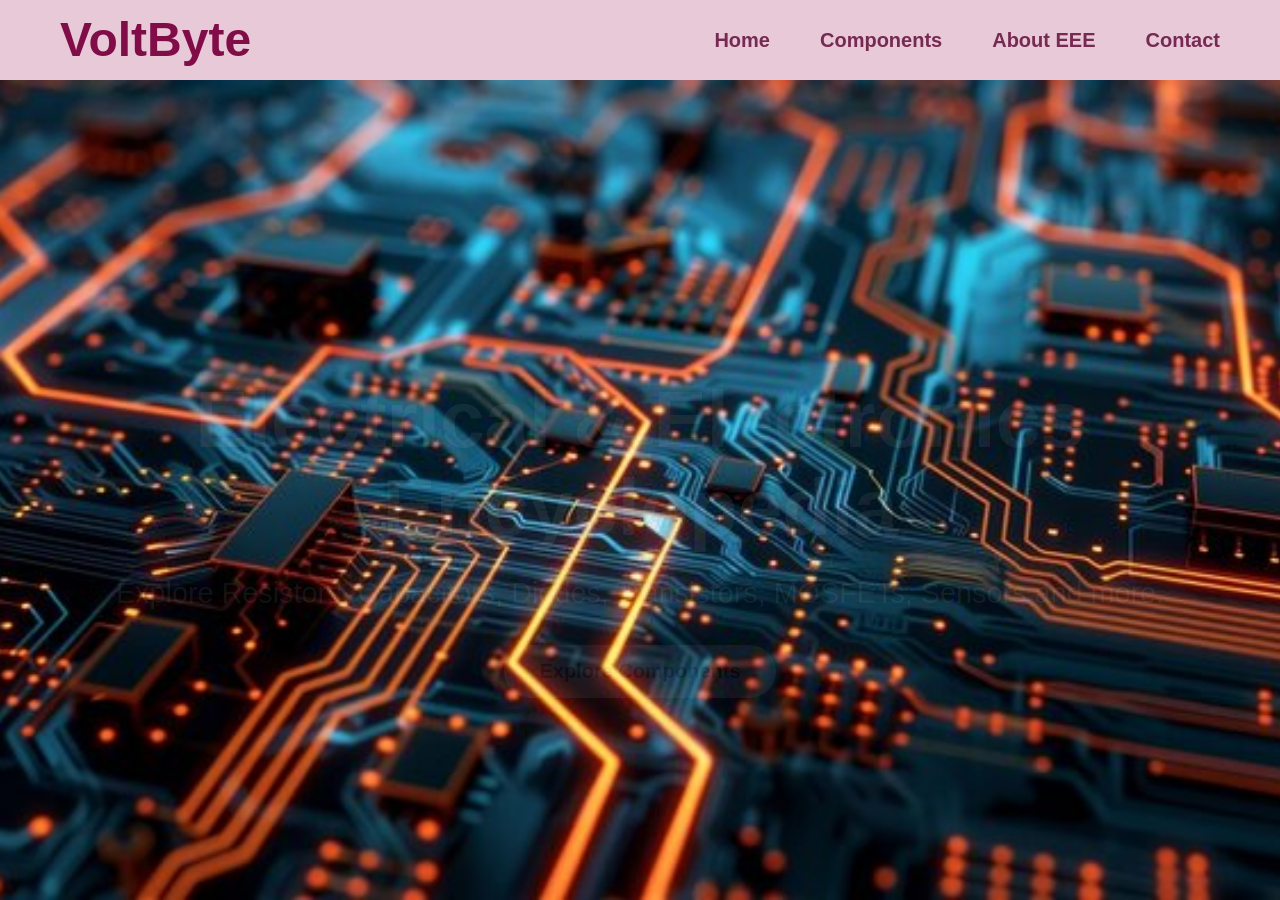
<file: index.html>
<!DOCTYPE html>
<html>
<head>
    <meta http-equiv="refresh" content="0; url=components/index.html">
    <title>Redirecting...</title>
</head>
<body>
    <p>If you are not redirected automatically, follow this <a href="components/index.html">link to VoltByte</a>.</p>
</body>
</html>
</file>
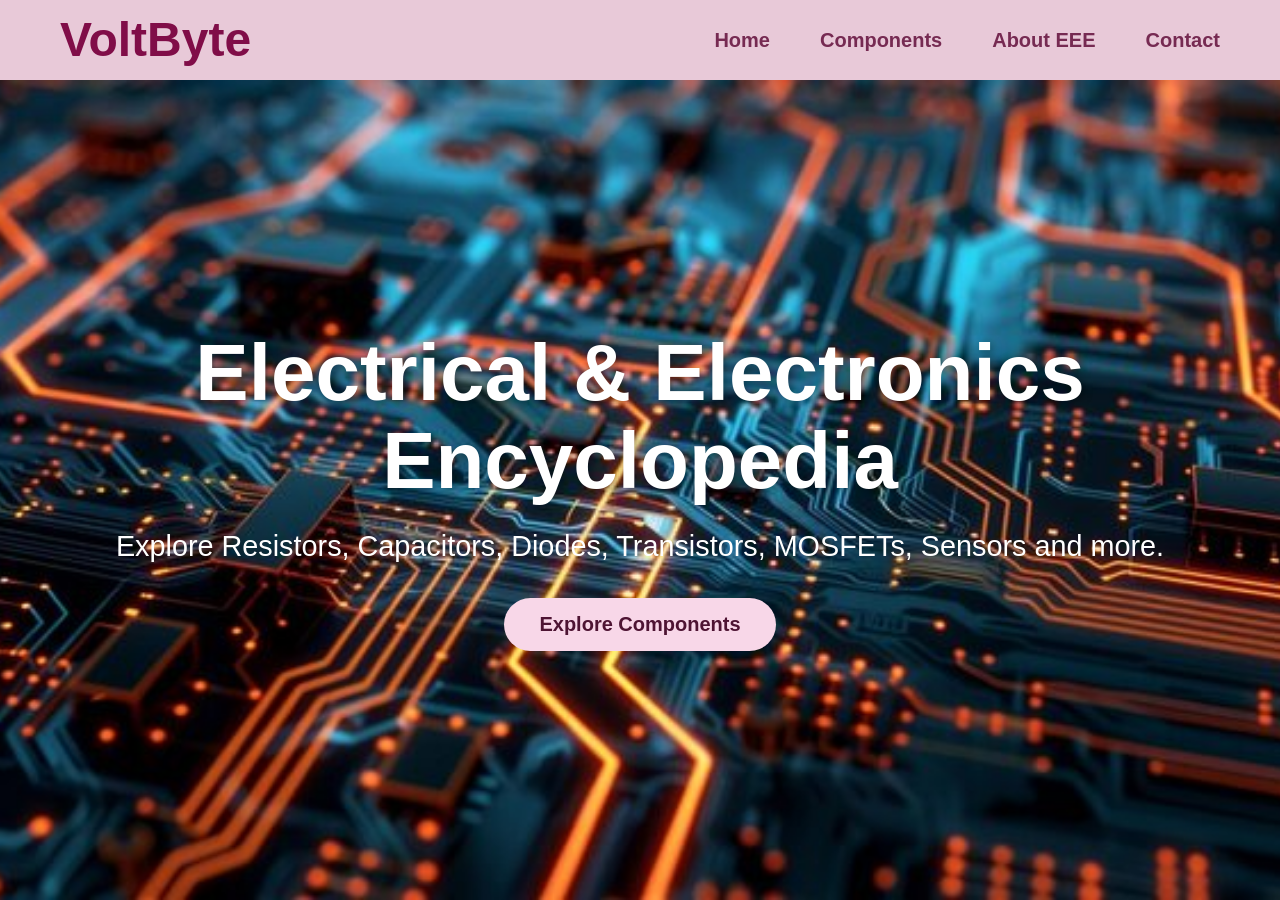
<file: components/index.html>
<!DOCTYPE html>
<html lang="en">
<head>
<meta charset="UTF-8">
<meta name="viewport" content="width=device-width, initial-scale=1.0">
<title>EEE Component Hub</title>
<link rel="stylesheet" href="style.css">
</head>
<body class="home-page"></body>

<nav>
    <div class="logo">VoltByte</div>

    <ul>
        <li><a href="index.html">Home</a></li>
        <li><a href="components.html">Components</a></li>
        <li><a href="about-eee.html">About EEE</a></li>
        <li><a href="contact.html">Contact</a></li>
    </ul>
</nav>

<section class="hero">

    <div class="overlay">

        <h1>Electrical & Electronics Encyclopedia</h1>

        <p>
            Explore Resistors, Capacitors, Diodes,
            Transistors, MOSFETs, Sensors and more.
        </p>

        <a href="components.html">
            <button>Explore Components</button>
        </a>


</section>
</body>
</html>
</file>
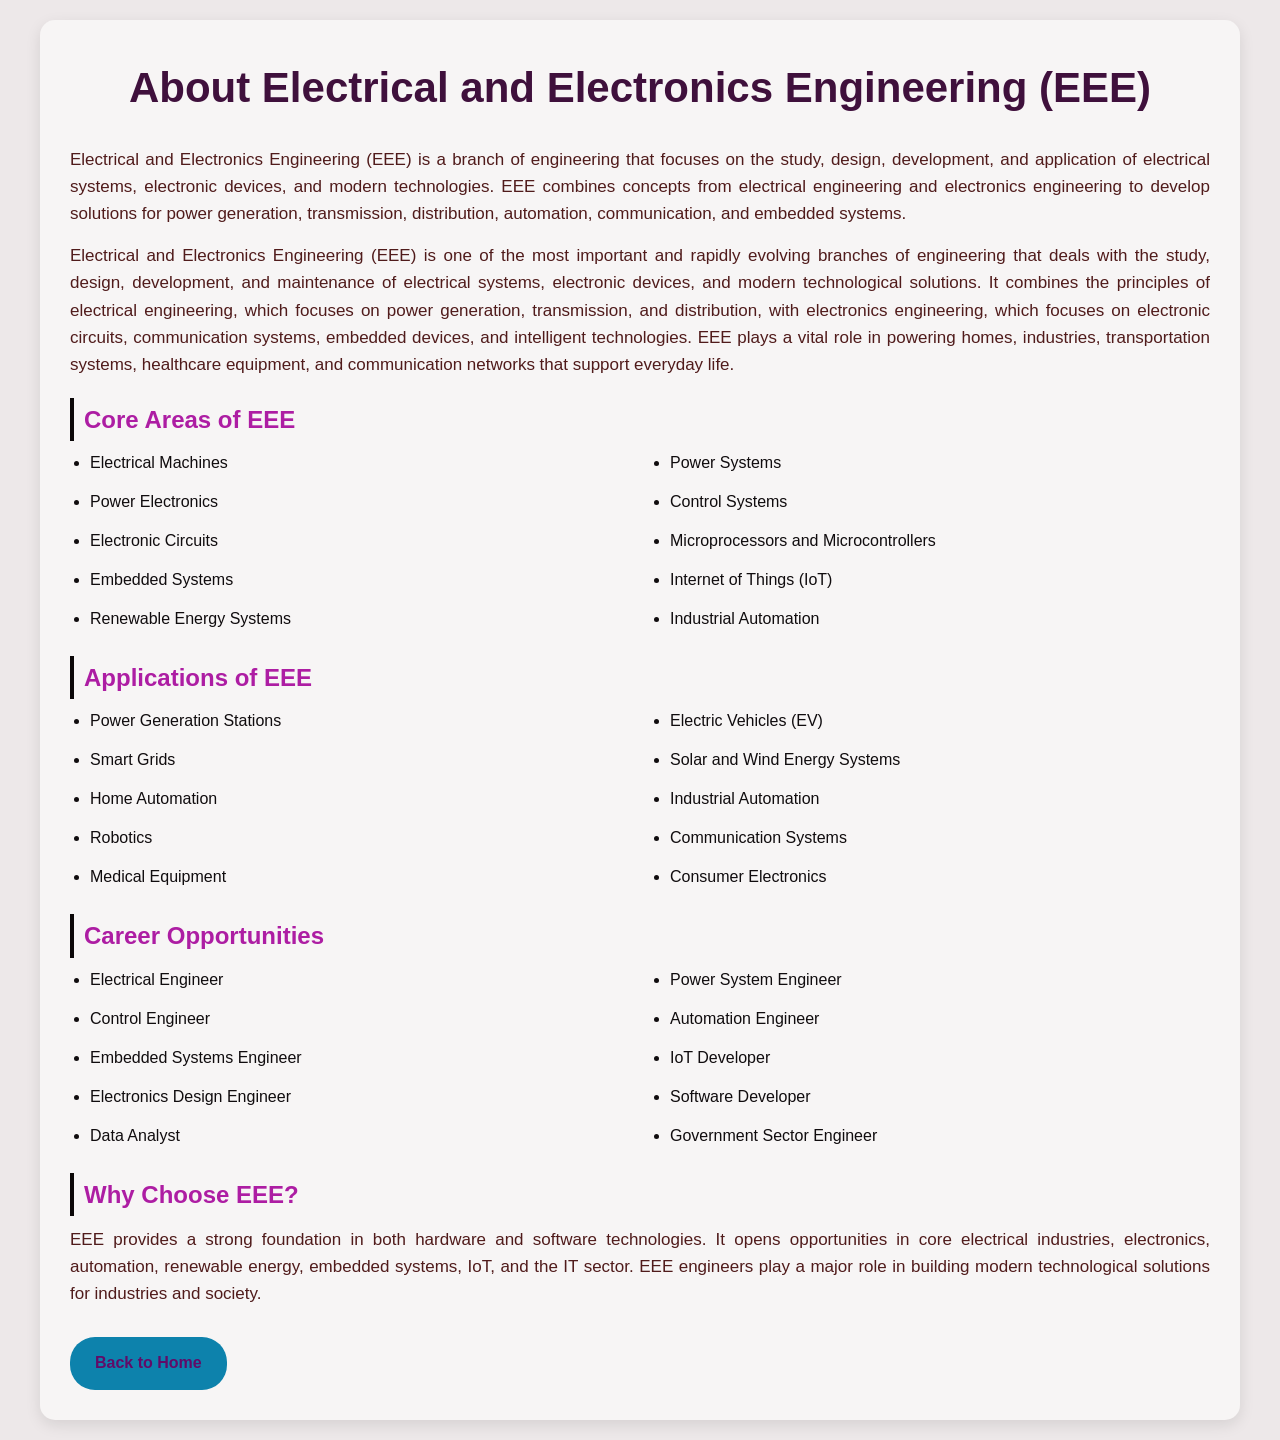
<file: components/about-eee.html>
<!DOCTYPE html>
<html lang="en">
<head>
<meta charset="UTF-8">
<meta name="viewport" content="width=device-width, initial-scale=1.0">
<title>  About EEE</title>
<link rel="stylesheet" href="style.css">
</head>

<body>

<div class="about-container">

<h1>About Electrical and Electronics Engineering (EEE)</h1>

<p>
Electrical and Electronics Engineering (EEE) is a branch of engineering
that focuses on the study, design, development, and application of
electrical systems, electronic devices, and modern technologies.
EEE combines concepts from electrical engineering and electronics
engineering to develop solutions for power generation, transmission,
distribution, automation, communication, and embedded systems.
</p>
<p>
Electrical and Electronics Engineering (EEE) is one of the most important and rapidly evolving branches of engineering that deals with the study, design, development, and maintenance of electrical systems, electronic devices, and modern technological solutions. It combines the principles of electrical engineering, which focuses on power generation, transmission, and distribution, with electronics engineering, which focuses on electronic circuits, communication systems, embedded devices, and intelligent technologies. EEE plays a vital role in powering homes, industries, transportation systems, healthcare equipment, and communication networks that support everyday life.
</p>
<h2>Core Areas of EEE</h2>

<ul>
<li>Electrical Machines</li>
<li>Power Systems</li>
<li>Power Electronics</li>
<li>Control Systems</li>
<li>Electronic Circuits</li>
<li>Microprocessors and Microcontrollers</li>
<li>Embedded Systems</li>
<li>Internet of Things (IoT)</li>
<li>Renewable Energy Systems</li>
<li>Industrial Automation</li>
</ul>

<h2>Applications of EEE</h2>

<ul>
<li>Power Generation Stations</li>
<li>Electric Vehicles (EV)</li>
<li>Smart Grids</li>
<li>Solar and Wind Energy Systems</li>
<li>Home Automation</li>
<li>Industrial Automation</li>
<li>Robotics</li>
<li>Communication Systems</li>
<li>Medical Equipment</li>
<li>Consumer Electronics</li>
</ul>

<h2>Career Opportunities</h2>

<ul>
<li>Electrical Engineer</li>
<li>Power System Engineer</li>
<li>Control Engineer</li>
<li>Automation Engineer</li>
<li>Embedded Systems Engineer</li>
<li>IoT Developer</li>
<li>Electronics Design Engineer</li>
<li>Software Developer</li>
<li>Data Analyst</li>
<li>Government Sector Engineer</li>
</ul>

<h2>Why Choose EEE?</h2>

<p>
EEE provides a strong foundation in both hardware and software technologies.
It opens opportunities in core electrical industries, electronics,
automation, renewable energy, embedded systems, IoT, and the IT sector.
EEE engineers play a major role in building modern technological solutions
for industries and society.
</p>

<a href="index.html" class="btn">Back to Home</a>

</div>

</body>
</html>
</file>
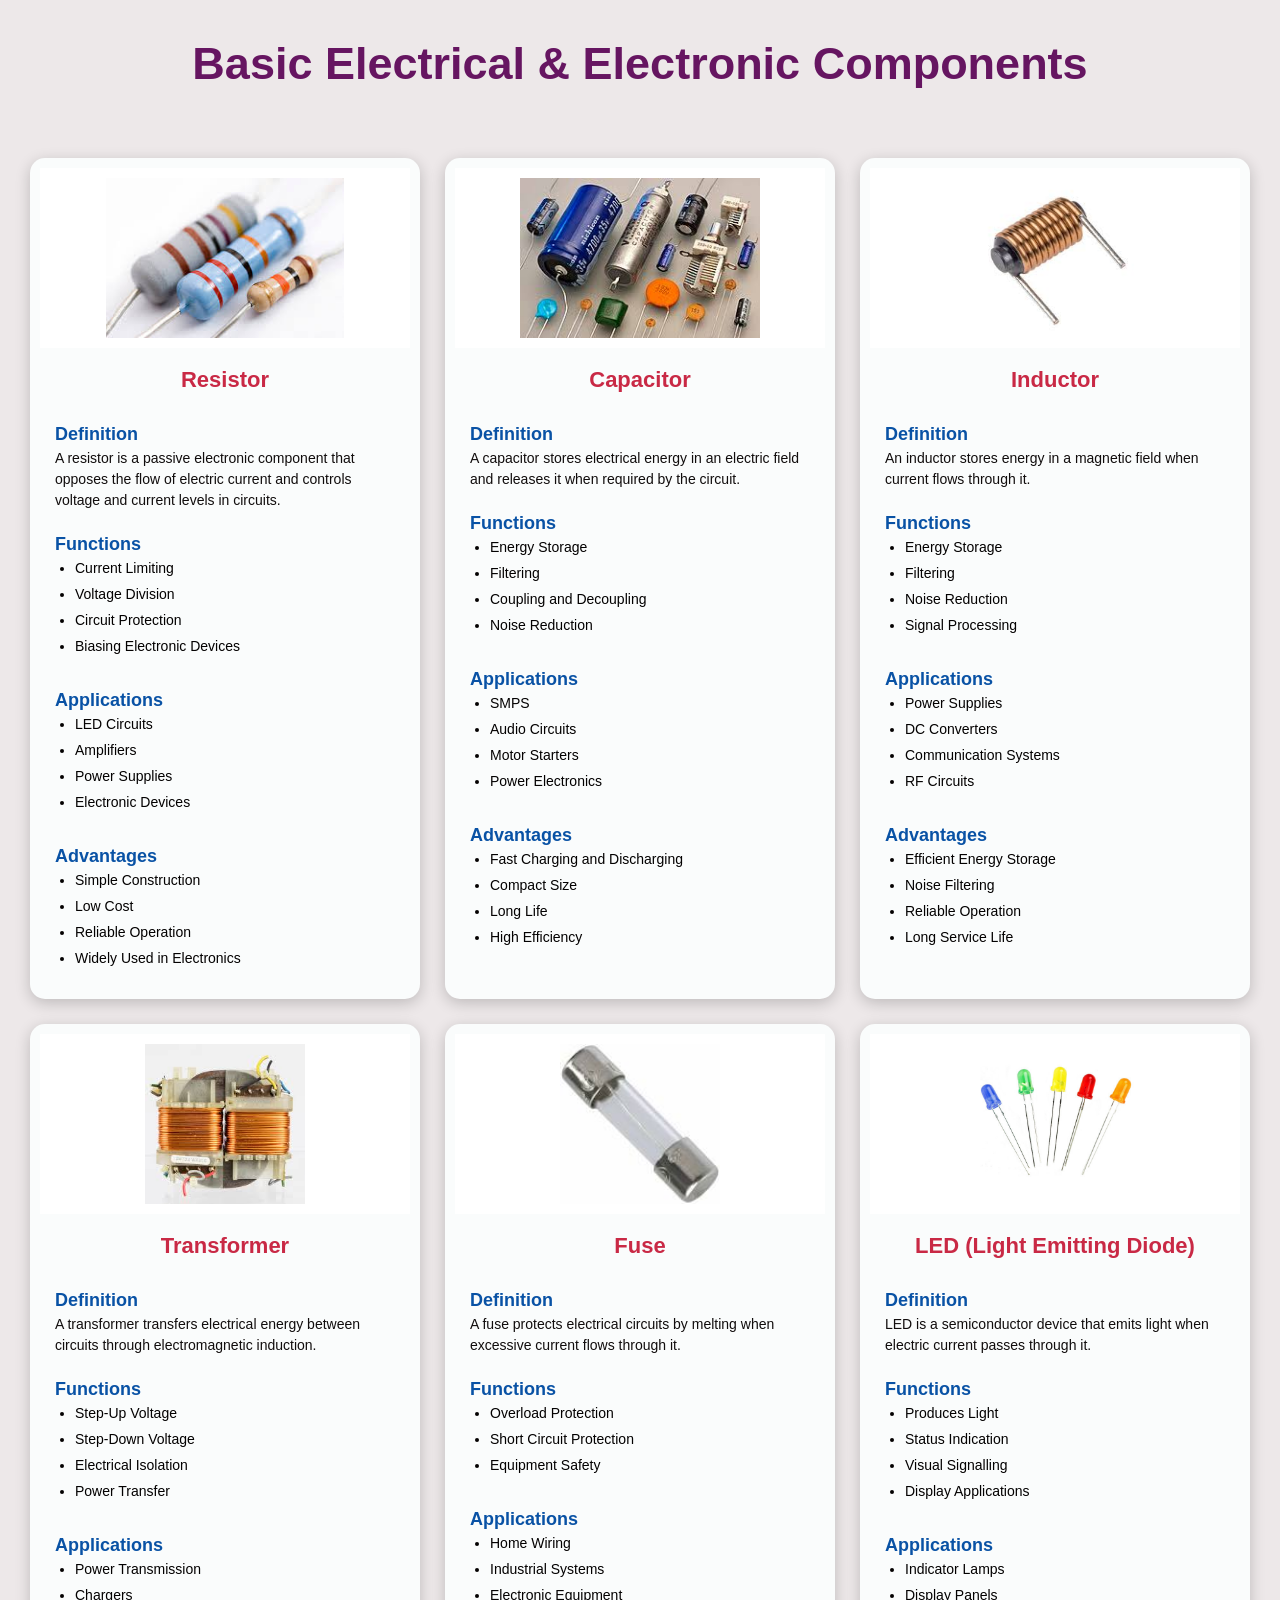
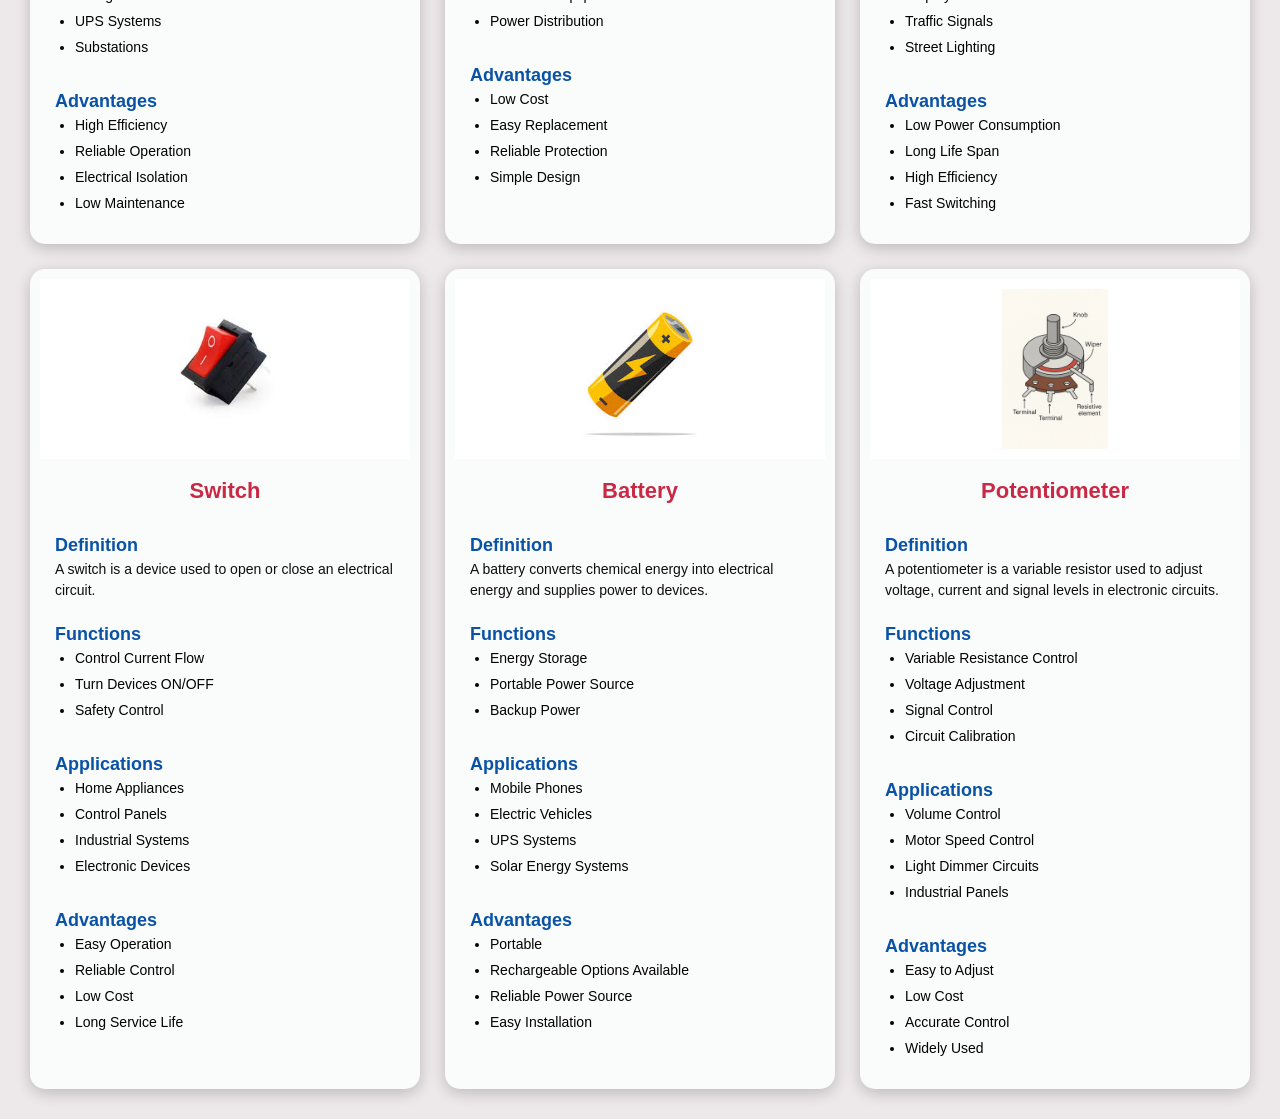
<file: components/basic.html>
<!DOCTYPE html>
<html lang="en">
<head>
<meta charset="UTF-8">
<meta name="viewport" content="width=device-width, initial-scale=1.0">
<title>Basic Components</title>
<link rel="stylesheet" href="style.css">
</head>

<body>

<h1 class="page-title">Basic Electrical & Electronic Components</h1>

<div class="component-grid">

    <!-- Resistor -->
    <div class="card">
        <img src="images/res.jpg" alt="Resistor">

        <h2>Resistor</h2>

        <h3>Definition</h3>
        <p>
            A resistor is a passive electronic component that opposes the flow
            of electric current and controls voltage and current levels in circuits.
        </p>

        <h3>Functions</h3>
        <ul>
            <li>Current Limiting</li>
            <li>Voltage Division</li>
            <li>Circuit Protection</li>
            <li>Biasing Electronic Devices</li>
        </ul>

        <h3>Applications</h3>
        <ul>
            <li>LED Circuits</li>
            <li>Amplifiers</li>
            <li>Power Supplies</li>
            <li>Electronic Devices</li>
        </ul>

        <h3>Advantages</h3>
        <ul>
            <li>Simple Construction</li>
            <li>Low Cost</li>
            <li>Reliable Operation</li>
            <li>Widely Used in Electronics</li>
        </ul>
    </div>

    <!-- Capacitor -->
    <div class="card">
        <img src="images/capcitor.jpg" alt="Capacitor">

        <h2>Capacitor</h2>

        <h3>Definition</h3>
        <p>
            A capacitor stores electrical energy in an electric field and releases
            it when required by the circuit.
        </p>

        <h3>Functions</h3>
        <ul>
            <li>Energy Storage</li>
            <li>Filtering</li>
            <li>Coupling and Decoupling</li>
            <li>Noise Reduction</li>
        </ul>

        <h3>Applications</h3>
        <ul>
            <li>SMPS</li>
            <li>Audio Circuits</li>
            <li>Motor Starters</li>
            <li>Power Electronics</li>
        </ul>

        <h3>Advantages</h3>
        <ul>
            <li>Fast Charging and Discharging</li>
            <li>Compact Size</li>
            <li>Long Life</li>
            <li>High Efficiency</li>
        </ul>
    </div>

    <!-- Inductor -->
    <div class="card">
        <img src="images/ind.jpg" alt="Inductor">

        <h2>Inductor</h2>

        <h3>Definition</h3>
        <p>
            An inductor stores energy in a magnetic field when current flows through it.
        </p>

        <h3>Functions</h3>
        <ul>
            <li>Energy Storage</li>
            <li>Filtering</li>
            <li>Noise Reduction</li>
            <li>Signal Processing</li>
        </ul>

        <h3>Applications</h3>
        <ul>
            <li>Power Supplies</li>
            <li>DC Converters</li>
            <li>Communication Systems</li>
            <li>RF Circuits</li>
        </ul>

        <h3>Advantages</h3>
        <ul>
            <li>Efficient Energy Storage</li>
            <li>Noise Filtering</li>
            <li>Reliable Operation</li>
            <li>Long Service Life</li>
        </ul>
    </div>

    <!-- Transformer -->
    <div class="card">
        <img src="images/tranformer.jpg" alt="Transformer">

        <h2>Transformer</h2>

        <h3>Definition</h3>
        <p>
            A transformer transfers electrical energy between circuits
            through electromagnetic induction.
        </p>

        <h3>Functions</h3>
        <ul>
            <li>Step-Up Voltage</li>
            <li>Step-Down Voltage</li>
            <li>Electrical Isolation</li>
            <li>Power Transfer</li>
        </ul>

        <h3>Applications</h3>
        <ul>
            <li>Power Transmission</li>
            <li>Chargers</li>
            <li>UPS Systems</li>
            <li>Substations</li>
        </ul>

        <h3>Advantages</h3>
        <ul>
            <li>High Efficiency</li>
            <li>Reliable Operation</li>
            <li>Electrical Isolation</li>
            <li>Low Maintenance</li>
        </ul>
    </div>

    <!-- Fuse -->
    <div class="card">
        <img src="images/fuse.jpg" alt="Fuse">

        <h2>Fuse</h2>

        <h3>Definition</h3>
        <p>
            A fuse protects electrical circuits by melting when excessive
            current flows through it.
        </p>

        <h3>Functions</h3>
        <ul>
            <li>Overload Protection</li>
            <li>Short Circuit Protection</li>
            <li>Equipment Safety</li>
        </ul>

        <h3>Applications</h3>
        <ul>
            <li>Home Wiring</li>
            <li>Industrial Systems</li>
            <li>Electronic Equipment</li>
            <li>Power Distribution</li>
        </ul>

        <h3>Advantages</h3>
        <ul>
            <li>Low Cost</li>
            <li>Easy Replacement</li>
            <li>Reliable Protection</li>
            <li>Simple Design</li>
        </ul>
    </div>

    <!-- LED -->
    <div class="card">
        <img src="images/led.jpg" alt="LED">

        <h2>LED (Light Emitting Diode)</h2>

        <h3>Definition</h3>
        <p>
            LED is a semiconductor device that emits light when electric current passes through it.
        </p>

        <h3>Functions</h3>
        <ul>
            <li>Produces Light</li>
            <li>Status Indication</li>
            <li>Visual Signalling</li>
            <li>Display Applications</li>
        </ul>

        <h3>Applications</h3>
        <ul>
            <li>Indicator Lamps</li>
            <li>Display Panels</li>
            <li>Traffic Signals</li>
            <li>Street Lighting</li>
        </ul>

        <h3>Advantages</h3>
        <ul>
            <li>Low Power Consumption</li>
            <li>Long Life Span</li>
            <li>High Efficiency</li>
            <li>Fast Switching</li>
        </ul>
    </div>

    <!-- Switch -->
    <div class="card">
        <img src="images/switch.jpg" alt="Switch">

        <h2>Switch</h2>

        <h3>Definition</h3>
        <p>
            A switch is a device used to open or close an electrical circuit.
        </p>

        <h3>Functions</h3>
        <ul>
            <li>Control Current Flow</li>
            <li>Turn Devices ON/OFF</li>
            <li>Safety Control</li>
        </ul>

        <h3>Applications</h3>
        <ul>
            <li>Home Appliances</li>
            <li>Control Panels</li>
            <li>Industrial Systems</li>
            <li>Electronic Devices</li>
        </ul>

        <h3>Advantages</h3>
        <ul>
            <li>Easy Operation</li>
            <li>Reliable Control</li>
            <li>Low Cost</li>
            <li>Long Service Life</li>
        </ul>
    </div>

    <!-- Battery -->
    <div class="card">
        <img src="images/bat.jpg" alt="Battery">

        <h2>Battery</h2>

        <h3>Definition</h3>
        <p>
            A battery converts chemical energy into electrical energy and supplies power to devices.
        </p>

        <h3>Functions</h3>
        <ul>
            <li>Energy Storage</li>
            <li>Portable Power Source</li>
            <li>Backup Power</li>
        </ul>

        <h3>Applications</h3>
        <ul>
            <li>Mobile Phones</li>
            <li>Electric Vehicles</li>
            <li>UPS Systems</li>
            <li>Solar Energy Systems</li>
        </ul>

        <h3>Advantages</h3>
        <ul>
            <li>Portable</li>
            <li>Rechargeable Options Available</li>
            <li>Reliable Power Source</li>
            <li>Easy Installation</li>
        </ul>
    </div>

    <!-- Potentiometer -->
    <div class="card">
        <img src="images/pote.png" alt="Potentiometer">

        <h2>Potentiometer</h2>

        <h3>Definition</h3>
        <p>
            A potentiometer is a variable resistor used to adjust voltage,
            current and signal levels in electronic circuits.
        </p>

        <h3>Functions</h3>
        <ul>
            <li>Variable Resistance Control</li>
            <li>Voltage Adjustment</li>
            <li>Signal Control</li>
            <li>Circuit Calibration</li>
        </ul>

        <h3>Applications</h3>
        <ul>
            <li>Volume Control</li>
            <li>Motor Speed Control</li>
            <li>Light Dimmer Circuits</li>
            <li>Industrial Panels</li>
        </ul>

        <h3>Advantages</h3>
        <ul>
            <li>Easy to Adjust</li>
            <li>Low Cost</li>
            <li>Accurate Control</li>
            <li>Widely Used</li>
        </ul>
    </div>

</div>

</body>
</html>
</file>
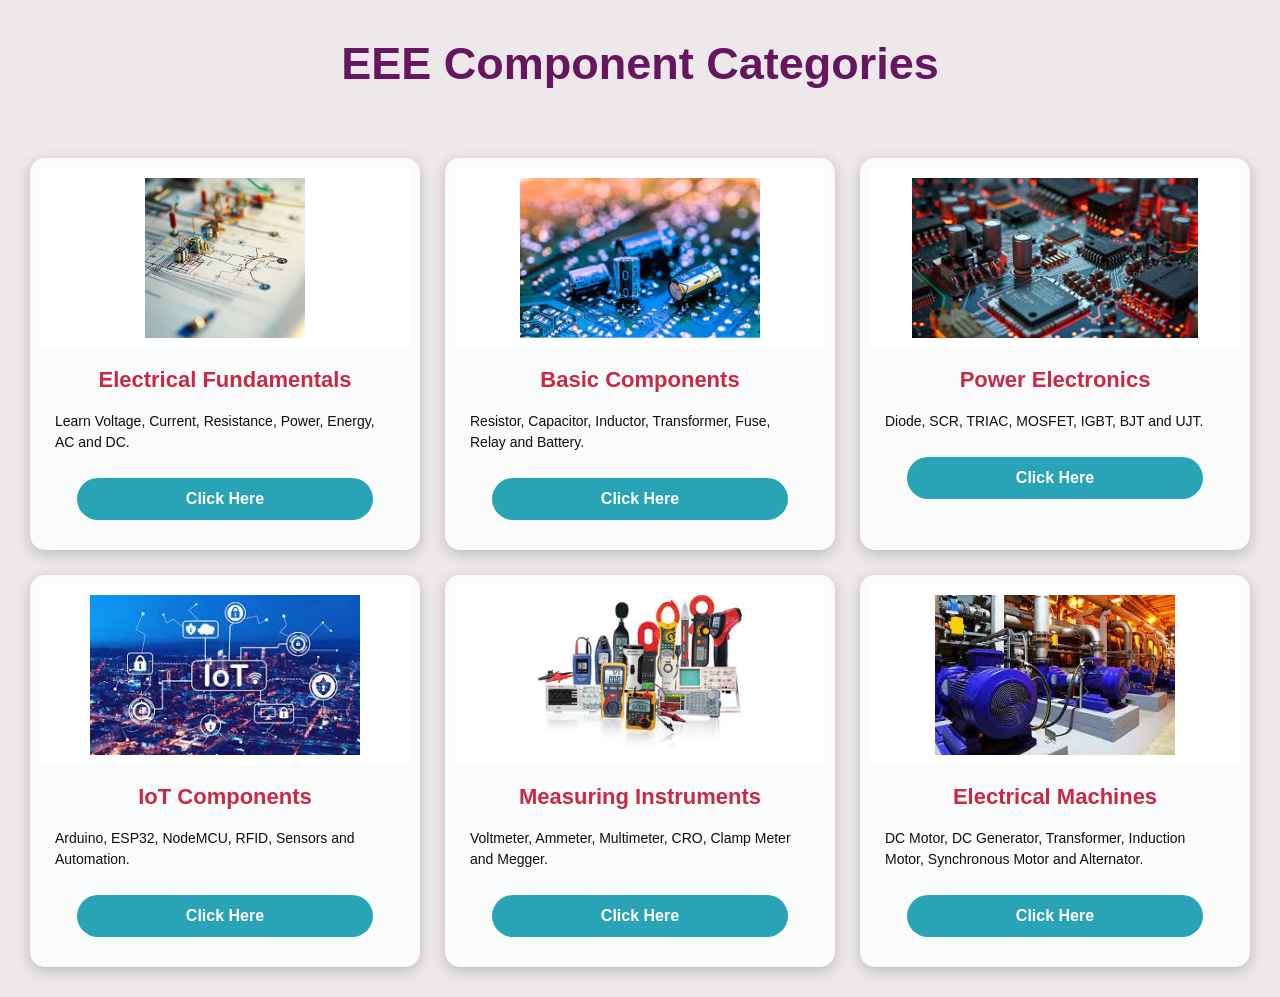
<file: components/components.html>
<!DOCTYPE html>
<html lang="en">
<head>
    <meta charset="UTF-8">
    <meta name="viewport" content="width=device-width, initial-scale=1.0">
    <title>EEE Components</title>
    <link rel="stylesheet" href="style.css">
</head>
<body>

    <h1 class="page-title">EEE Component Categories</h1>

    <div class="component-grid">

        <!-- Fundamentals -->
        <a href="fundamentals.html" class="card-link">
            <div class="card">

                <img src="images/elec.jpg" alt="Fundamentals">

                <h2>Electrical Fundamentals</h2>

                <p>
                    Learn Voltage, Current,
                    Resistance, Power,
                    Energy, AC and DC.
                </p>

                <button class="card-btn">Click Here</button>

            </div>
        </a>

        <!-- Basic Components -->
        <a href="basic.html" class="card-link">
            <div class="card">

                <img src="images/bcc.jpg" alt="Basic Components">

                <h2>Basic Components</h2>

                <p>
                    Resistor, Capacitor,
                    Inductor, Transformer,
                    Fuse, Relay and Battery.
                </p>

                <button class="card-btn">Click Here</button>

            </div>
        </a>

        <!-- Power Electronics -->
        <a href="power.html" class="card-link">
            <div class="card">

                <img src="images/pe.jpg" alt="Power Electronics">

                <h2>Power Electronics</h2>

                <p>
                    Diode, SCR, TRIAC,
                    MOSFET, IGBT,
                    BJT and UJT.
                </p>

                <button class="card-btn">Click Here</button>

            </div>
        </a>

        <!-- IoT -->
        <a href="iot.html" class="card-link">
            <div class="card">

                <img src="images/iot.jpg" alt="IoT">

                <h2>IoT Components</h2>

                <p>
                    Arduino, ESP32,
                    NodeMCU, RFID,
                    Sensors and Automation.
                </p>

                <button class="card-btn">Click Here</button>

            </div>
        </a>

        <!-- Instruments -->
        <a href="instruments.html" class="card-link">
            <div class="card">

                <img src="images/mi.jpg" alt="Instruments">

                <h2>Measuring Instruments</h2>

                <p>
                    Voltmeter, Ammeter,
                    Multimeter, CRO,
                    Clamp Meter and Megger.
                </p>

                <button class="card-btn">Click Here</button>

            </div>
        </a>

        <!-- Machines -->
        <a href="machines.html" class="card-link">
            <div class="card">

                <img src="images/mach.jpg" alt="Electrical Machines">

                <h2>Electrical Machines</h2>

                <p>
                    DC Motor, DC Generator,
                    Transformer, Induction Motor,
                    Synchronous Motor and Alternator.
                </p>

                <button class="card-btn">Click Here</button>

            </div>
        </a>

    </div>

</body>
</html>
</file>
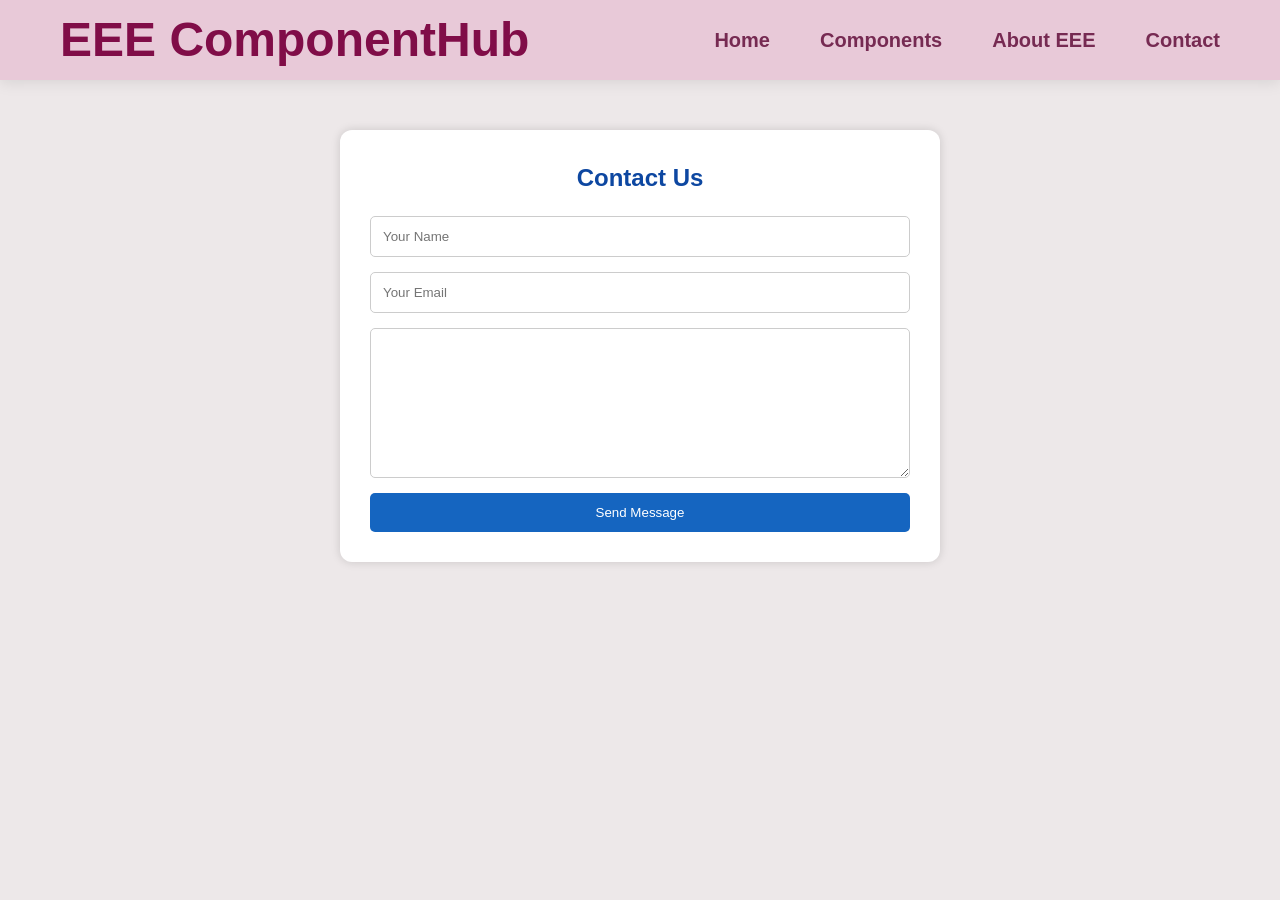
<file: components/contact.html>
<!DOCTYPE html>
<html lang="en">
<head>
<meta charset="UTF-8">
<meta name="viewport" content="width=device-width, initial-scale=1.0">
<title>Contact</title>
<link rel="stylesheet" href="style.css">
</head>
<body>

<nav>
    <div class="logo">EEE ComponentHub</div>

    <ul>
        <li><a href="index.html">Home</a></li>
        <li><a href="components.html">Components</a></li>
         <li><a href="about-eee.html">About EEE</a></li>

        <li><a href="contact.html">Contact</a></li>
    </ul>
</nav>

<section class="contact">

    <h1>Contact Us</h1>

    <form>

        <input
        type="text"
        placeholder="Your Name"
        required>

        <input
        type="email"
        placeholder="Your Email"
        required>

        <textarea
        placeholder="Your Message"
        rows="6">
        </textarea>

        <button type="submit">
            Send Message
        </button>

    </form>

</section>

</body>
</html>
</file>
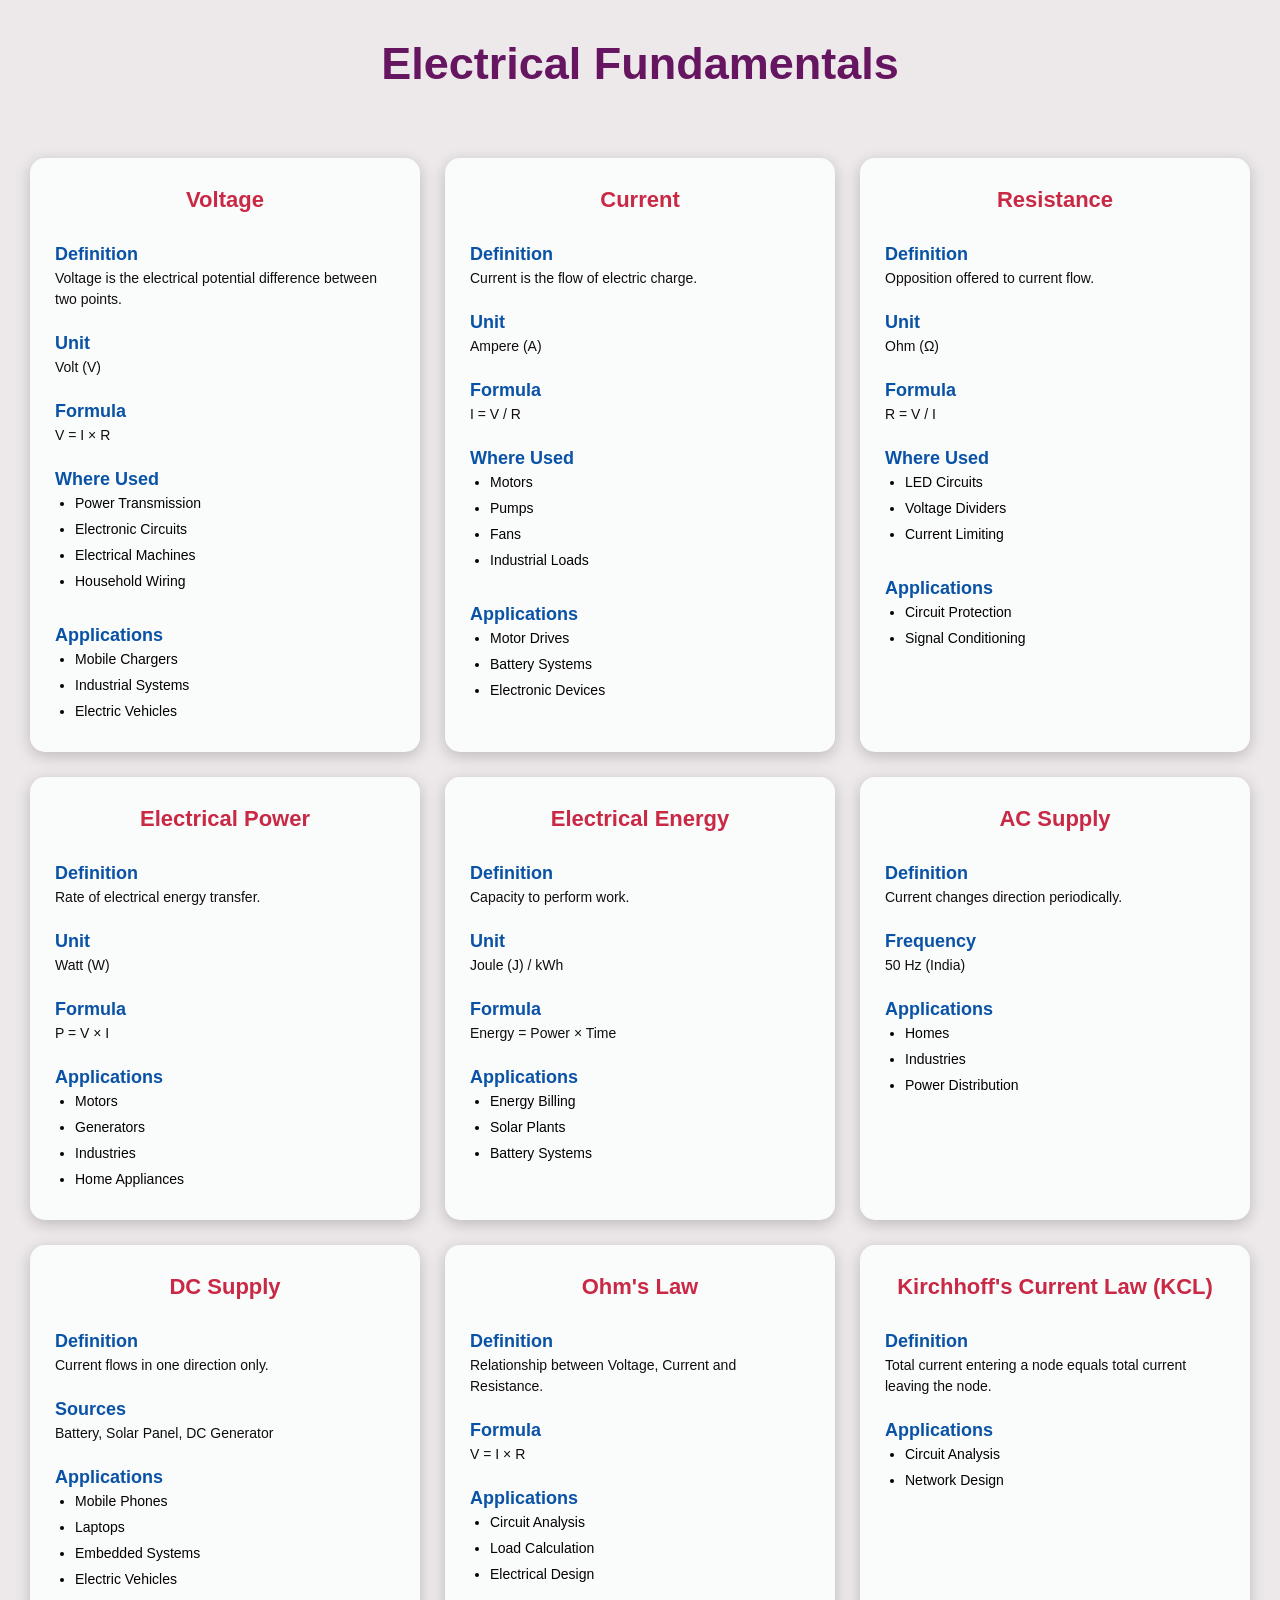
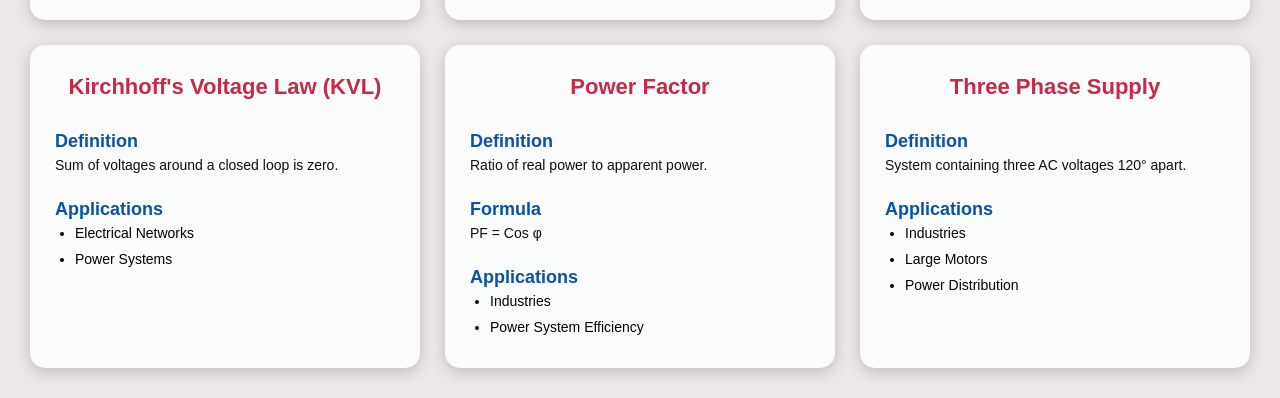
<file: components/fundamentals.html>
<!DOCTYPE html>
<html lang="en">
<head>
<meta charset="UTF-8">
<meta name="viewport" content="width=device-width, initial-scale=1.0">
<title>Electrical Fundamentals</title>
<link rel="stylesheet" href="style.css">
</head>

<body>

<h1 class="page-title">Electrical Fundamentals</h1>

<div class="component-grid">

    <!-- Voltage -->
    <div class="card">
        <h2>Voltage</h2>

        <h3>Definition</h3>
        <p>Voltage is the electrical potential difference between two points.</p>

        <h3>Unit</h3>
        <p>Volt (V)</p>

        <h3>Formula</h3>
        <p>V = I × R</p>

        <h3>Where Used</h3>
        <ul>
            <li>Power Transmission</li>
            <li>Electronic Circuits</li>
            <li>Electrical Machines</li>
            <li>Household Wiring</li>
        </ul>

        <h3>Applications</h3>
        <ul>
            <li>Mobile Chargers</li>
            <li>Industrial Systems</li>
            <li>Electric Vehicles</li>
        </ul>
    </div>

    <!-- Current -->
    <div class="card">
        <h2>Current</h2>

        <h3>Definition</h3>
        <p>Current is the flow of electric charge.</p>

        <h3>Unit</h3>
        <p>Ampere (A)</p>

        <h3>Formula</h3>
        <p>I = V / R</p>

        <h3>Where Used</h3>
        <ul>
            <li>Motors</li>
            <li>Pumps</li>
            <li>Fans</li>
            <li>Industrial Loads</li>
        </ul>

        <h3>Applications</h3>
        <ul>
            <li>Motor Drives</li>
            <li>Battery Systems</li>
            <li>Electronic Devices</li>
        </ul>
    </div>

    <!-- Resistance -->
    <div class="card">
        <h2>Resistance</h2>

        <h3>Definition</h3>
        <p>Opposition offered to current flow.</p>

        <h3>Unit</h3>
        <p>Ohm (Ω)</p>

        <h3>Formula</h3>
        <p>R = V / I</p>

        <h3>Where Used</h3>
        <ul>
            <li>LED Circuits</li>
            <li>Voltage Dividers</li>
            <li>Current Limiting</li>
        </ul>

        <h3>Applications</h3>
        <ul>
            <li>Circuit Protection</li>
            <li>Signal Conditioning</li>
        </ul>
    </div>

    <!-- Electrical Power -->
    <div class="card">
        <h2>Electrical Power</h2>

        <h3>Definition</h3>
        <p>Rate of electrical energy transfer.</p>

        <h3>Unit</h3>
        <p>Watt (W)</p>

        <h3>Formula</h3>
        <p>P = V × I</p>

        <h3>Applications</h3>
        <ul>
            <li>Motors</li>
            <li>Generators</li>
            <li>Industries</li>
            <li>Home Appliances</li>
        </ul>
    </div>

    <!-- Electrical Energy -->
    <div class="card">
        <h2>Electrical Energy</h2>

        <h3>Definition</h3>
        <p>Capacity to perform work.</p>

        <h3>Unit</h3>
        <p>Joule (J) / kWh</p>

        <h3>Formula</h3>
        <p>Energy = Power × Time</p>

        <h3>Applications</h3>
        <ul>
            <li>Energy Billing</li>
            <li>Solar Plants</li>
            <li>Battery Systems</li>
        </ul>
    </div>

    <!-- AC Supply -->
    <div class="card">
        <h2>AC Supply</h2>

        <h3>Definition</h3>
        <p>Current changes direction periodically.</p>

        <h3>Frequency</h3>
        <p>50 Hz (India)</p>

        <h3>Applications</h3>
        <ul>
            <li>Homes</li>
            <li>Industries</li>
            <li>Power Distribution</li>
        </ul>
    </div>

    <!-- DC Supply -->
    <div class="card">
        <h2>DC Supply</h2>

        <h3>Definition</h3>
        <p>Current flows in one direction only.</p>

        <h3>Sources</h3>
        <p>Battery, Solar Panel, DC Generator</p>

        <h3>Applications</h3>
        <ul>
            <li>Mobile Phones</li>
            <li>Laptops</li>
            <li>Embedded Systems</li>
            <li>Electric Vehicles</li>
        </ul>
    </div>

    <!-- Ohm's Law -->
    <div class="card">
        <h2>Ohm's Law</h2>

        <h3>Definition</h3>
        <p>Relationship between Voltage, Current and Resistance.</p>

        <h3>Formula</h3>
        <p>V = I × R</p>

        <h3>Applications</h3>
        <ul>
            <li>Circuit Analysis</li>
            <li>Load Calculation</li>
            <li>Electrical Design</li>
        </ul>
    </div>

    <!-- KCL -->
    <div class="card">
        <h2>Kirchhoff's Current Law (KCL)</h2>

        <h3>Definition</h3>
        <p>Total current entering a node equals total current leaving the node.</p>

        <h3>Applications</h3>
        <ul>
            <li>Circuit Analysis</li>
            <li>Network Design</li>
        </ul>
    </div>

    <!-- KVL -->
    <div class="card">
        <h2>Kirchhoff's Voltage Law (KVL)</h2>

        <h3>Definition</h3>
        <p>Sum of voltages around a closed loop is zero.</p>

        <h3>Applications</h3>
        <ul>
            <li>Electrical Networks</li>
            <li>Power Systems</li>
        </ul>
    </div>

    <!-- Power Factor -->
    <div class="card">
        <h2>Power Factor</h2>

        <h3>Definition</h3>
        <p>Ratio of real power to apparent power.</p>

        <h3>Formula</h3>
        <p>PF = Cos φ</p>

        <h3>Applications</h3>
        <ul>
            <li>Industries</li>
            <li>Power System Efficiency</li>
        </ul>
    </div>

    <!-- Three Phase Supply -->
    <div class="card">
        <h2>Three Phase Supply</h2>

        <h3>Definition</h3>
        <p>System containing three AC voltages 120° apart.</p>

        <h3>Applications</h3>
        <ul>
            <li>Industries</li>
            <li>Large Motors</li>
            <li>Power Distribution</li>
        </ul>
    </div>

</div>

</body>
</html>
</file>
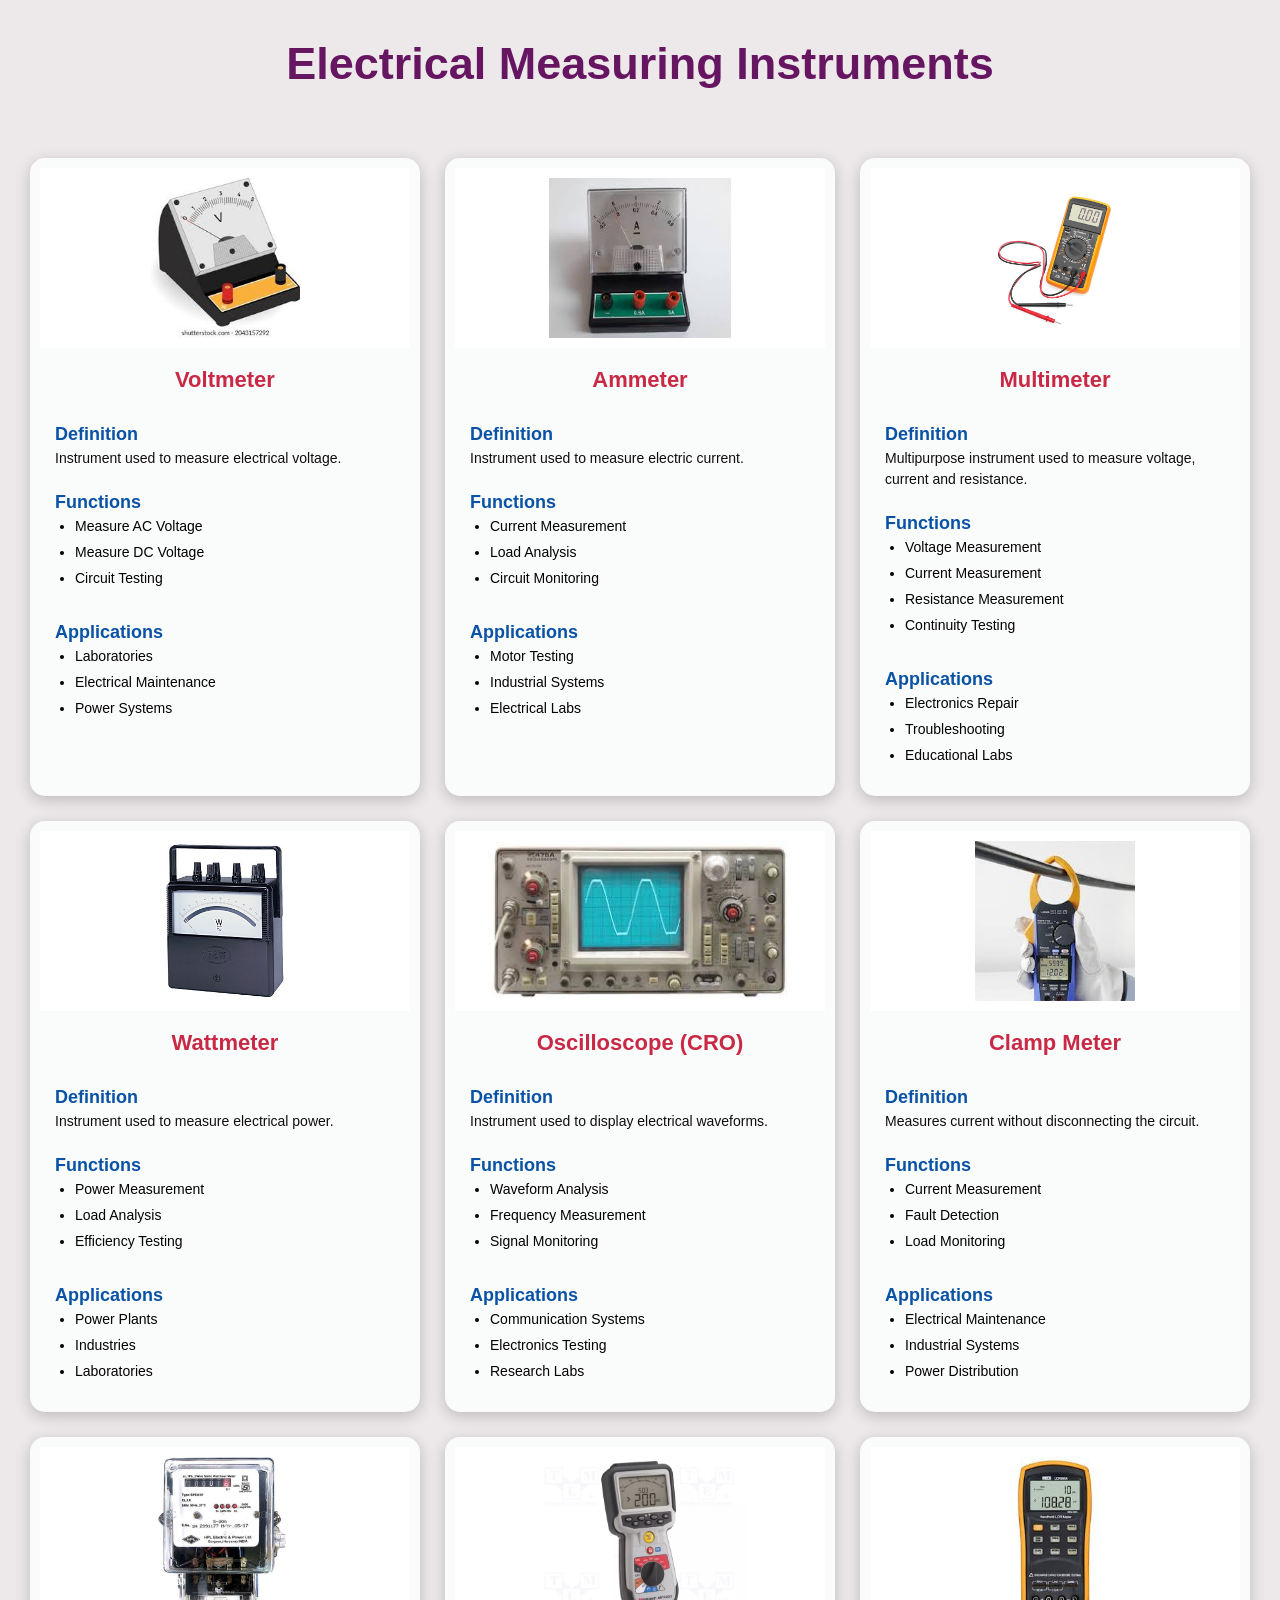
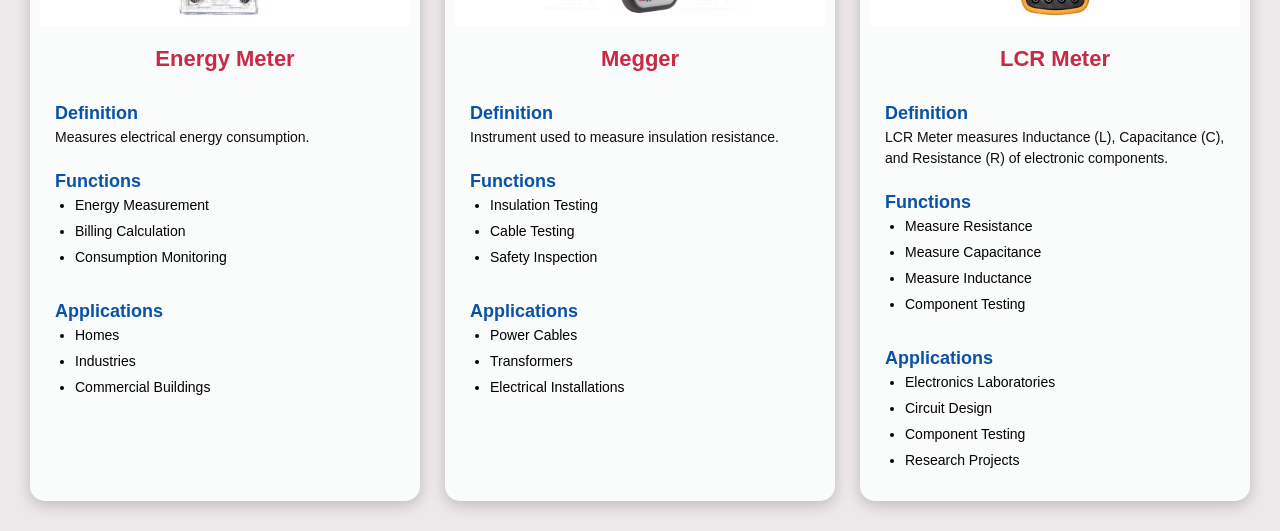
<file: components/instruments.html>
<!DOCTYPE html>
<html lang="en">
<head>
<meta charset="UTF-8">
<meta name="viewport" content="width=device-width, initial-scale=1.0">
<title>Measuring Instruments</title>
<link rel="stylesheet" href="style.css">
</head>

<body>

<h1 class="page-title">Electrical Measuring Instruments</h1>

<div class="component-grid">

    <!-- Voltmeter -->
    <div class="card">
        <img src="images/volt.jpg" alt="Voltmeter">

        <h2>Voltmeter</h2>

        <h3>Definition</h3>
        <p>
            Instrument used to measure electrical voltage.
        </p>

        <h3>Functions</h3>
        <ul>
            <li>Measure AC Voltage</li>
            <li>Measure DC Voltage</li>
            <li>Circuit Testing</li>
        </ul>

        <h3>Applications</h3>
        <ul>
            <li>Laboratories</li>
            <li>Electrical Maintenance</li>
            <li>Power Systems</li>
        </ul>
    </div>

    <!-- Ammeter -->
    <div class="card">
        <img src="images/amm.jpg" alt="Ammeter">

        <h2>Ammeter</h2>

        <h3>Definition</h3>
        <p>
            Instrument used to measure electric current.
        </p>

        <h3>Functions</h3>
        <ul>
            <li>Current Measurement</li>
            <li>Load Analysis</li>
            <li>Circuit Monitoring</li>
        </ul>

        <h3>Applications</h3>
        <ul>
            <li>Motor Testing</li>
            <li>Industrial Systems</li>
            <li>Electrical Labs</li>
        </ul>
    </div>

    <!-- Multimeter -->
    <div class="card">
        <img src="images/multi.jpg" alt="Multimeter">

        <h2>Multimeter</h2>

        <h3>Definition</h3>
        <p>
            Multipurpose instrument used to measure voltage, current and resistance.
        </p>

        <h3>Functions</h3>
        <ul>
            <li>Voltage Measurement</li>
            <li>Current Measurement</li>
            <li>Resistance Measurement</li>
            <li>Continuity Testing</li>
        </ul>

        <h3>Applications</h3>
        <ul>
            <li>Electronics Repair</li>
            <li>Troubleshooting</li>
            <li>Educational Labs</li>
        </ul>
    </div>

    <!-- Wattmeter -->
    <div class="card">
        <img src="images/wat.jpg" alt="Wattmeter">

        <h2>Wattmeter</h2>

        <h3>Definition</h3>
        <p>
            Instrument used to measure electrical power.
        </p>

        <h3>Functions</h3>
        <ul>
            <li>Power Measurement</li>
            <li>Load Analysis</li>
            <li>Efficiency Testing</li>
        </ul>

        <h3>Applications</h3>
        <ul>
            <li>Power Plants</li>
            <li>Industries</li>
            <li>Laboratories</li>
        </ul>
    </div>

    <!-- Oscilloscope -->
    <div class="card">
        <img src="images/oscill.jpg" alt="Oscilloscope">

        <h2>Oscilloscope (CRO)</h2>

        <h3>Definition</h3>
        <p>
            Instrument used to display electrical waveforms.
        </p>

        <h3>Functions</h3>
        <ul>
            <li>Waveform Analysis</li>
            <li>Frequency Measurement</li>
            <li>Signal Monitoring</li>
        </ul>

        <h3>Applications</h3>
        <ul>
            <li>Communication Systems</li>
            <li>Electronics Testing</li>
            <li>Research Labs</li>
        </ul>
    </div>

    <!-- Clamp Meter -->
    <div class="card">
        <img src="images/clam.jpg" alt="Clamp Meter">

        <h2>Clamp Meter</h2>

        <h3>Definition</h3>
        <p>
            Measures current without disconnecting the circuit.
        </p>

        <h3>Functions</h3>
        <ul>
            <li>Current Measurement</li>
            <li>Fault Detection</li>
            <li>Load Monitoring</li>
        </ul>

        <h3>Applications</h3>
        <ul>
            <li>Electrical Maintenance</li>
            <li>Industrial Systems</li>
            <li>Power Distribution</li>
        </ul>
    </div>

    <!-- Energy Meter -->
    <div class="card">
        <img src="images/ener.jpg" alt="Energy Meter">

        <h2>Energy Meter</h2>

        <h3>Definition</h3>
        <p>
            Measures electrical energy consumption.
        </p>

        <h3>Functions</h3>
        <ul>
            <li>Energy Measurement</li>
            <li>Billing Calculation</li>
            <li>Consumption Monitoring</li>
        </ul>

        <h3>Applications</h3>
        <ul>
            <li>Homes</li>
            <li>Industries</li>
            <li>Commercial Buildings</li>
        </ul>
    </div>

    <!-- Megger -->
    <div class="card">
        <img src="images/megg" alt="Megger">

        <h2>Megger</h2>

        <h3>Definition</h3>
        <p>
            Instrument used to measure insulation resistance.
        </p>

        <h3>Functions</h3>
        <ul>
            <li>Insulation Testing</li>
            <li>Cable Testing</li>
            <li>Safety Inspection</li>
        </ul>

        <h3>Applications</h3>
        <ul>
            <li>Power Cables</li>
            <li>Transformers</li>
            <li>Electrical Installations</li>
        </ul>
    </div>

    <!-- LCR Meter -->
<div class="card">

    <img src="images/lcrmet.jpg" alt="LCR Meter">

    <h2>LCR Meter</h2>

    <h3>Definition</h3>
    <p>
        LCR Meter measures Inductance (L), Capacitance (C), and Resistance (R) of electronic components.
    </p>

    <h3>Functions</h3>
    <ul>
        <li>Measure Resistance</li>
        <li>Measure Capacitance</li>
        <li>Measure Inductance</li>
        <li>Component Testing</li>
    </ul>

    <h3>Applications</h3>
    <ul>
        <li>Electronics Laboratories</li>
        <li>Circuit Design</li>
        <li>Component Testing</li>
        <li>Research Projects</li>
    </ul>

</div>

</div>

</body>
</html>
</file>
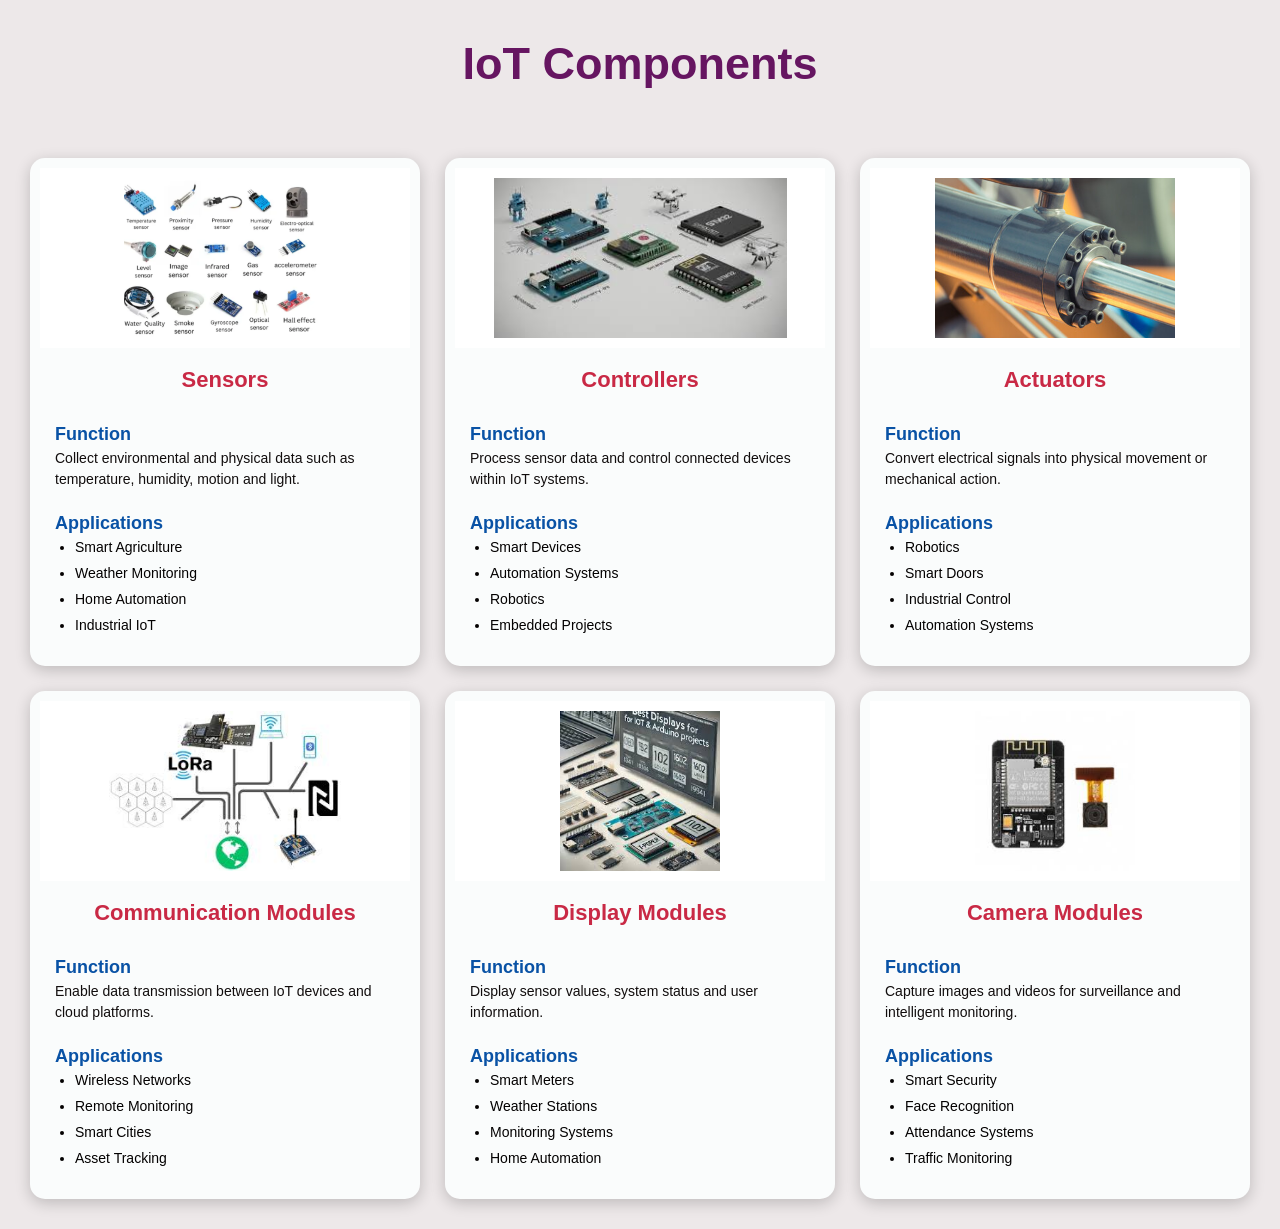
<file: components/iot.html>
<!DOCTYPE html>
<html lang="en">
<head>
    <meta charset="UTF-8">
    <meta name="viewport" content="width=device-width, initial-scale=1.0">
    <title>IoT Components</title>
    <link rel="stylesheet" href="style.css">
</head>
<body>

    <h1 class="page-title">IoT Components</h1>

    <div class="component-grid">

        <!-- Sensors -->
        <div class="card">

            <img src="images/sensor.png" alt="Sensors">

            <h2>Sensors</h2>

            <h3>Function</h3>

            <p>
                Collect environmental and
                physical data such as temperature,
                humidity, motion and light.
            </p>

            <h3>Applications</h3>

            <ul>
                <li>Smart Agriculture</li>
                <li>Weather Monitoring</li>
                <li>Home Automation</li>
                <li>Industrial IoT</li>
            </ul>

        </div>

        <!-- Controllers -->
        <div class="card">

            <img src="images/controller.jpg" alt="Controllers">

            <h2>Controllers</h2>

            <h3>Function</h3>

            <p>
                Process sensor data and
                control connected devices
                within IoT systems.
            </p>

            <h3>Applications</h3>

            <ul>
                <li>Smart Devices</li>
                <li>Automation Systems</li>
                <li>Robotics</li>
                <li>Embedded Projects</li>
            </ul>

        </div>

        <!-- Actuators -->
        <div class="card">

            <img src="images/actu.jpg" alt="Actuators">

            <h2>Actuators</h2>

            <h3>Function</h3>

            <p>
                Convert electrical signals
                into physical movement or
                mechanical action.
            </p>

            <h3>Applications</h3>

            <ul>
                <li>Robotics</li>
                <li>Smart Doors</li>
                <li>Industrial Control</li>
                <li>Automation Systems</li>
            </ul>

        </div>

        <!-- Communication Modules -->
        <div class="card">

            <img src="images/cp.jpg" alt="Communication Modules">

            <h2>Communication Modules</h2>

            <h3>Function</h3>

            <p>
                Enable data transmission
                between IoT devices and
                cloud platforms.
            </p>

            <h3>Applications</h3>

            <ul>
                <li>Wireless Networks</li>
                <li>Remote Monitoring</li>
                <li>Smart Cities</li>
                <li>Asset Tracking</li>
            </ul>

        </div>


        <!-- Display Modules -->
        <div class="card">

            <img src="images/display.jpg" alt="Display Modules">

            <h2>Display Modules</h2>

            <h3>Function</h3>

            <p>
                Display sensor values,
                system status and
                user information.
            </p>

            <h3>Applications</h3>

            <ul>
                <li>Smart Meters</li>
                <li>Weather Stations</li>
                <li>Monitoring Systems</li>
                <li>Home Automation</li>
            </ul>

        </div>

        <!-- Camera Modules -->
        <div class="card">

            <img src="images/camer.jpg" alt="Camera Modules">

            <h2>Camera Modules</h2>

            <h3>Function</h3>

            <p>
                Capture images and videos
                for surveillance and
                intelligent monitoring.
            </p>

            <h3>Applications</h3>

            <ul>
                <li>Smart Security</li>
                <li>Face Recognition</li>
                <li>Attendance Systems</li>
                <li>Traffic Monitoring</li>
            </ul>

        </div>

       

    </div>

</body>
</html>
</file>
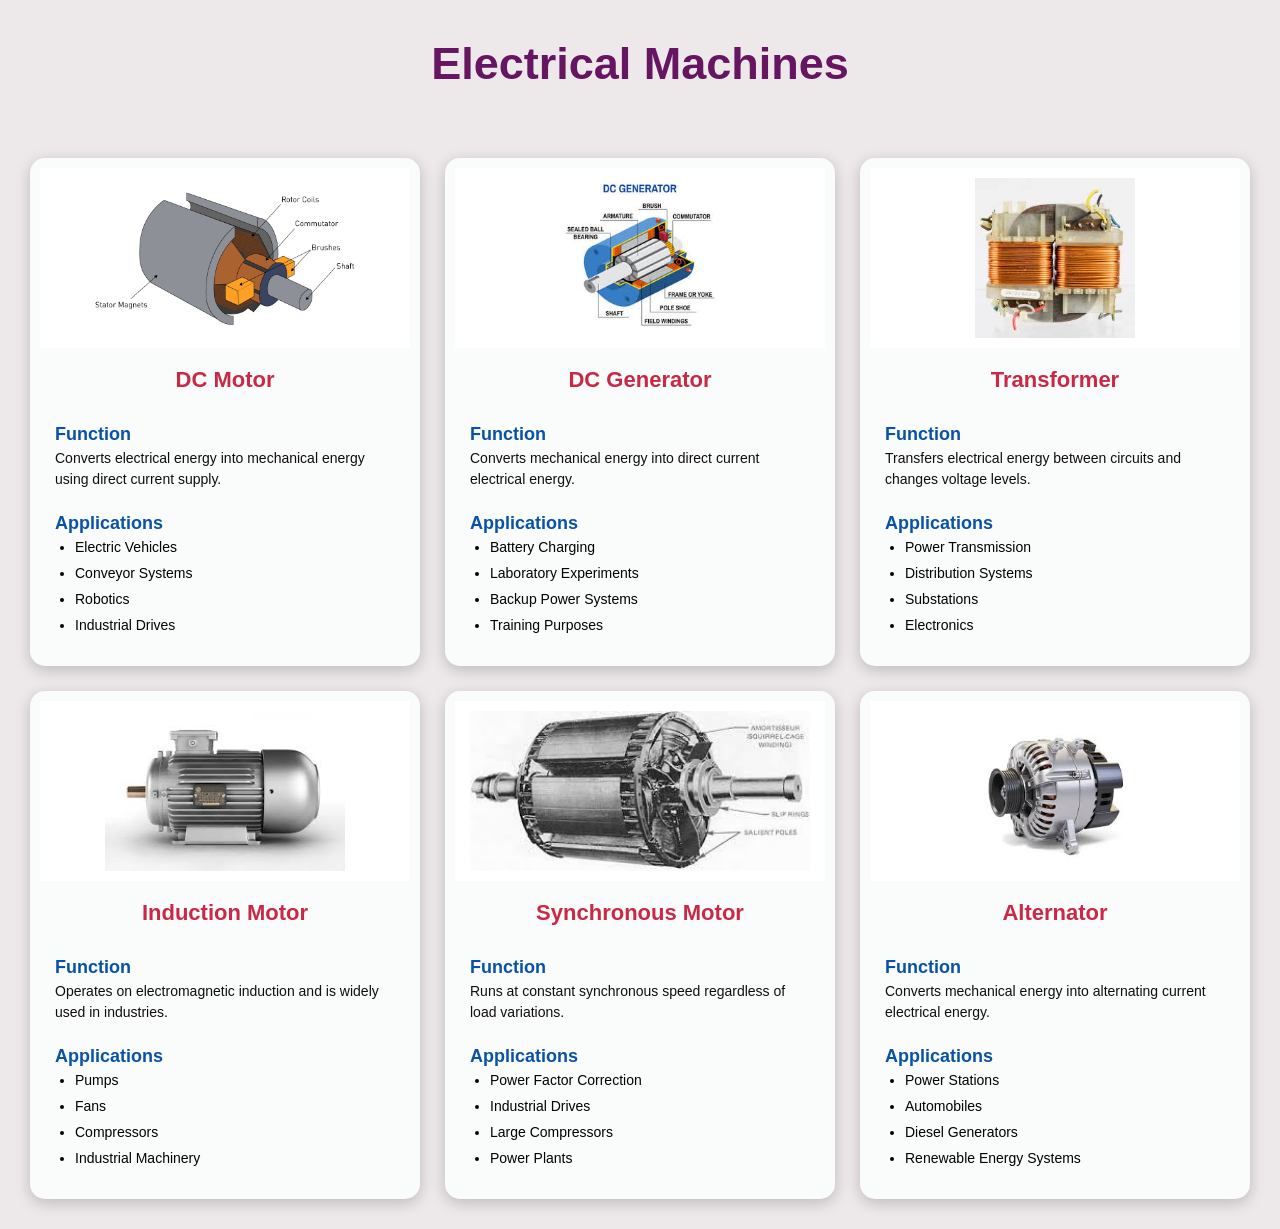
<file: components/machines.html>
<!DOCTYPE html>
<html lang="en">
<head>
    <meta charset="UTF-8">
    <meta name="viewport" content="width=device-width, initial-scale=1.0">
    <title>Electrical Machines</title>
    <link rel="stylesheet" href="style.css">
</head>
<body>

    <h1 class="page-title">Electrical Machines</h1>

    <div class="component-grid">

        <!-- DC Motor -->
        <div class="card">

            <img src="images/motor.png" alt="DC Motor">

            <h2>DC Motor</h2>

            <h3>Function</h3>

            <p>
                Converts electrical energy
                into mechanical energy using
                direct current supply.
            </p>

            <h3>Applications</h3>

            <ul>
                <li>Electric Vehicles</li>
                <li>Conveyor Systems</li>
                <li>Robotics</li>
                <li>Industrial Drives</li>
            </ul>

        </div>

        <!-- DC Generator -->
        <div class="card">

            <img src="images/generator.jpg" alt="DC Generator">

            <h2>DC Generator</h2>

            <h3>Function</h3>

            <p>
                Converts mechanical energy
                into direct current electrical
                energy.
            </p>

            <h3>Applications</h3>

            <ul>
                <li>Battery Charging</li>
                <li>Laboratory Experiments</li>
                <li>Backup Power Systems</li>
                <li>Training Purposes</li>
            </ul>

        </div>

        <!-- Transformer -->
        <div class="card">

            <img src="images/tranformer.jpg" alt="Transformer">

            <h2>Transformer</h2>

            <h3>Function</h3>

            <p>
                Transfers electrical energy
                between circuits and changes
                voltage levels.
            </p>

            <h3>Applications</h3>

            <ul>
                <li>Power Transmission</li>
                <li>Distribution Systems</li>
                <li>Substations</li>
                <li>Electronics</li>
            </ul>

        </div>

        <!-- Induction Motor -->
        <div class="card">

            <img src="images/ind motor.jpg" alt="Induction Motor">

            <h2>Induction Motor</h2>

            <h3>Function</h3>

            <p>
                Operates on electromagnetic
                induction and is widely used
                in industries.
            </p>

            <h3>Applications</h3>

            <ul>
                <li>Pumps</li>
                <li>Fans</li>
                <li>Compressors</li>
                <li>Industrial Machinery</li>
            </ul>

        </div>

        <!-- Synchronous Motor -->
        <div class="card">

            <img src="images/syn motor.jpg" alt="Synchronous Motor">

            <h2>Synchronous Motor</h2>

            <h3>Function</h3>

            <p>
                Runs at constant synchronous
                speed regardless of load
                variations.
            </p>

            <h3>Applications</h3>

            <ul>
                <li>Power Factor Correction</li>
                <li>Industrial Drives</li>
                <li>Large Compressors</li>
                <li>Power Plants</li>
            </ul>

        </div>

        <!-- Alternator -->
        <div class="card">

            <img src="images/alternator.jpg" alt="Alternator">

            <h2>Alternator</h2>

            <h3>Function</h3>

            <p>
                Converts mechanical energy
                into alternating current
                electrical energy.
            </p>

            <h3>Applications</h3>

            <ul>
                <li>Power Stations</li>
                <li>Automobiles</li>
                <li>Diesel Generators</li>
                <li>Renewable Energy Systems</li>
            </ul>

        </div>

    </div>

</body>
</html>
</file>
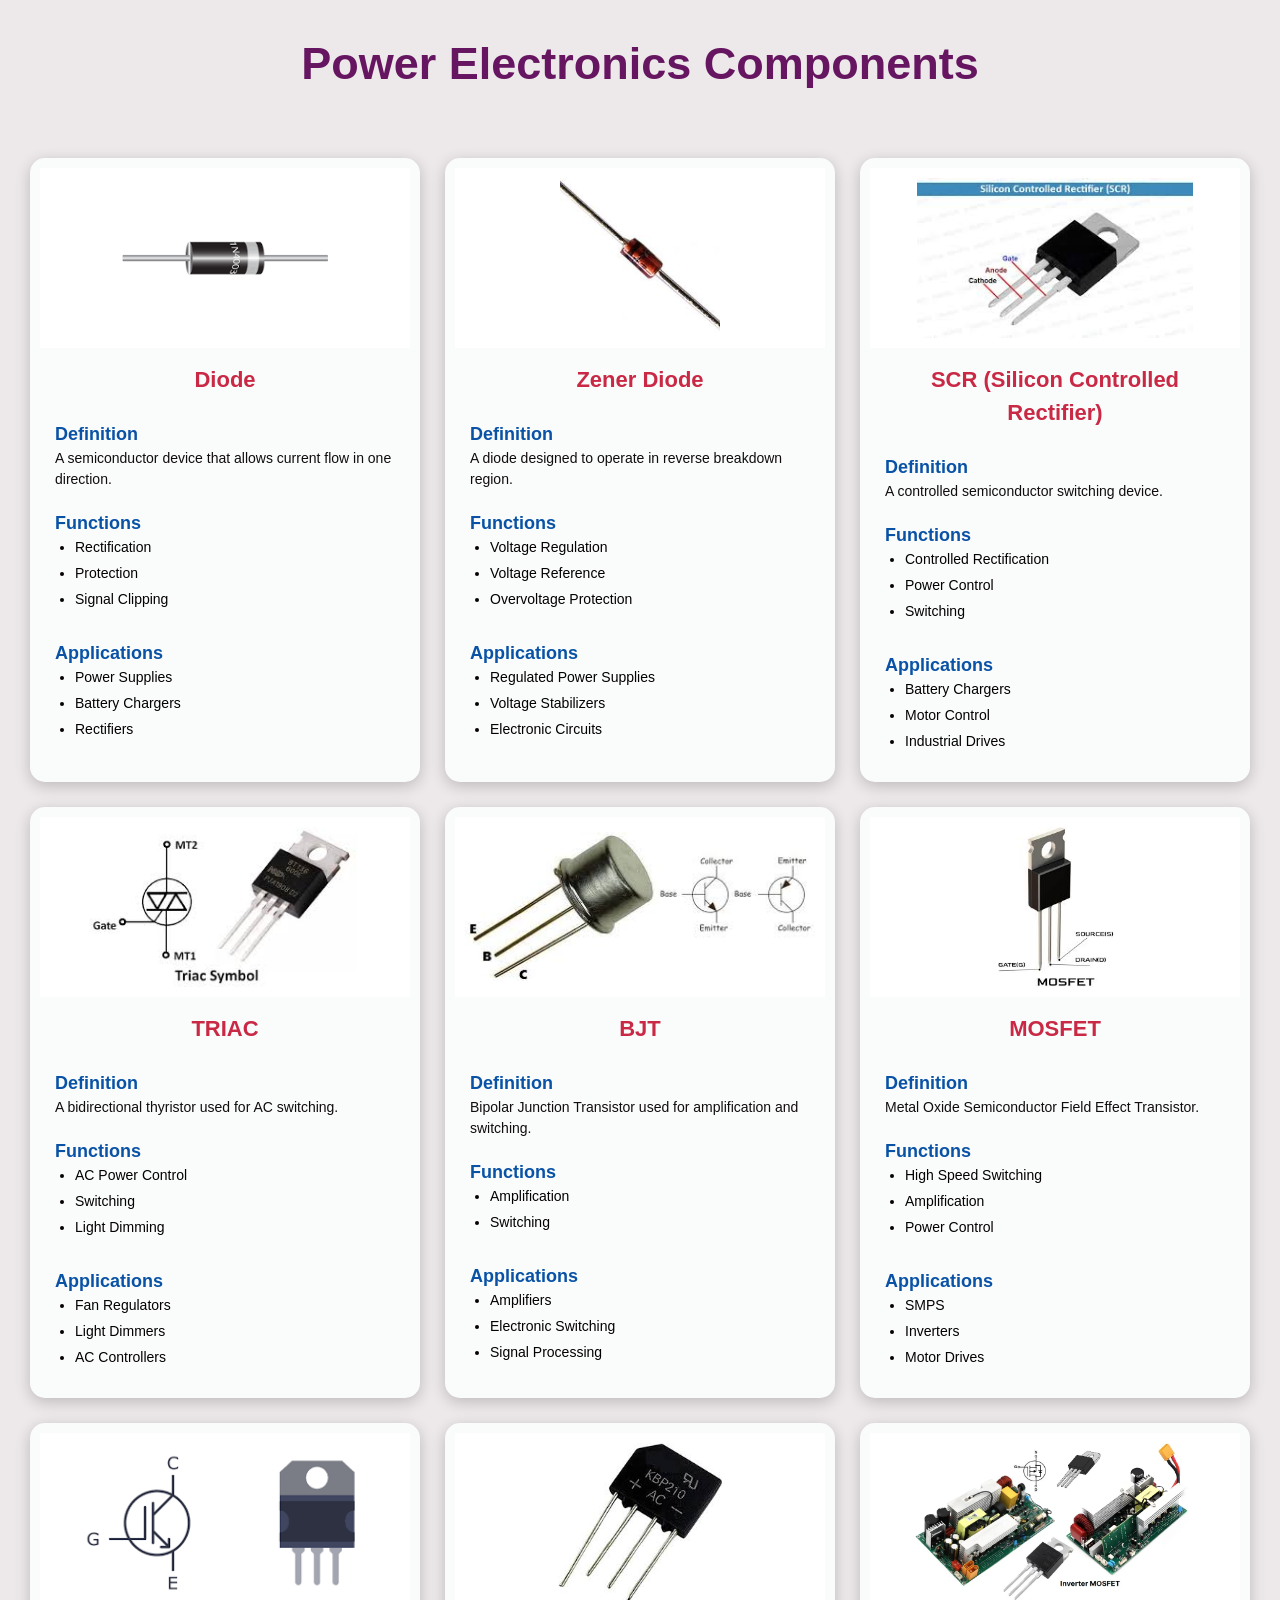
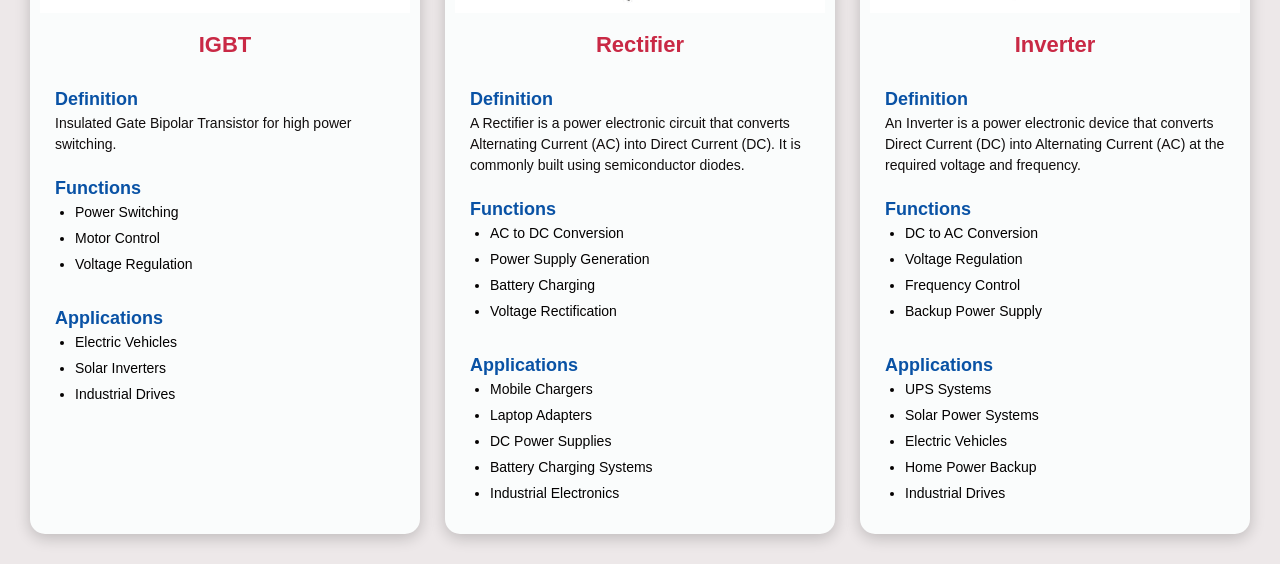
<file: components/power.html>
<!DOCTYPE html>
<html lang="en">
<head>
<meta charset="UTF-8">
<meta name="viewport" content="width=device-width, initial-scale=1.0">
<title>Power Electronics Components</title>
<link rel="stylesheet" href="style.css">
</head>

<body>

<h1 class="page-title">Power Electronics Components</h1>

<div class="component-grid">

    <!-- Diode -->
    <div class="card">
        <img src="images/download.png" alt="Diode">

        <h2>Diode</h2>

        <h3>Definition</h3>
        <p>A semiconductor device that allows current flow in one direction.</p>

        <h3>Functions</h3>
        <ul>
            <li>Rectification</li>
            <li>Protection</li>
            <li>Signal Clipping</li>
        </ul>

        <h3>Applications</h3>
        <ul>
            <li>Power Supplies</li>
            <li>Battery Chargers</li>
            <li>Rectifiers</li>
        </ul>
    </div>

    <!-- Zener Diode -->
    <div class="card">
        <img src="images/zener.jpg" alt="Zener Diode">

        <h2>Zener Diode</h2>

        <h3>Definition</h3>
        <p>A diode designed to operate in reverse breakdown region.</p>

        <h3>Functions</h3>
        <ul>
            <li>Voltage Regulation</li>
            <li>Voltage Reference</li>
            <li>Overvoltage Protection</li>
        </ul>

        <h3>Applications</h3>
        <ul>
            <li>Regulated Power Supplies</li>
            <li>Voltage Stabilizers</li>
            <li>Electronic Circuits</li>
        </ul>
    </div>

    <!-- SCR -->
    <div class="card">
        <img src="images/scr.jpg" alt="SCR">

        <h2>SCR (Silicon Controlled Rectifier)</h2>

        <h3>Definition</h3>
        <p>A controlled semiconductor switching device.</p>

        <h3>Functions</h3>
        <ul>
            <li>Controlled Rectification</li>
            <li>Power Control</li>
            <li>Switching</li>
        </ul>

        <h3>Applications</h3>
        <ul>
            <li>Battery Chargers</li>
            <li>Motor Control</li>
            <li>Industrial Drives</li>
        </ul>
    </div>

    <!-- TRIAC -->
    <div class="card">
        <img src="images/traic.jpg" alt="TRIAC">

        <h2>TRIAC</h2>

        <h3>Definition</h3>
        <p>A bidirectional thyristor used for AC switching.</p>

        <h3>Functions</h3>
        <ul>
            <li>AC Power Control</li>
            <li>Switching</li>
            <li>Light Dimming</li>
        </ul>

        <h3>Applications</h3>
        <ul>
            <li>Fan Regulators</li>
            <li>Light Dimmers</li>
            <li>AC Controllers</li>
        </ul>
    </div>

    <!-- BJT -->
    <div class="card">
        <img src="images/bjt.jpg" alt="BJT">

        <h2>BJT</h2>

        <h3>Definition</h3>
        <p>Bipolar Junction Transistor used for amplification and switching.</p>

        <h3>Functions</h3>
        <ul>
            <li>Amplification</li>
            <li>Switching</li>
        </ul>

        <h3>Applications</h3>
        <ul>
            <li>Amplifiers</li>
            <li>Electronic Switching</li>
            <li>Signal Processing</li>
        </ul>
    </div>

    <!-- MOSFET -->
    <div class="card">
        <img src="images/mosfet.jpg" alt="MOSFET">

        <h2>MOSFET</h2>

        <h3>Definition</h3>
        <p>Metal Oxide Semiconductor Field Effect Transistor.</p>

        <h3>Functions</h3>
        <ul>
            <li>High Speed Switching</li>
            <li>Amplification</li>
            <li>Power Control</li>
        </ul>

        <h3>Applications</h3>
        <ul>
            <li>SMPS</li>
            <li>Inverters</li>
            <li>Motor Drives</li>
        </ul>
    </div>

    <!-- IGBT -->
    <div class="card">
        <img src="images/igbt.png" alt="IGBT">

        <h2>IGBT</h2>

        <h3>Definition</h3>
        <p>Insulated Gate Bipolar Transistor for high power switching.</p>

        <h3>Functions</h3>
        <ul>
            <li>Power Switching</li>
            <li>Motor Control</li>
            <li>Voltage Regulation</li>
        </ul>

        <h3>Applications</h3>
        <ul>
            <li>Electric Vehicles</li>
            <li>Solar Inverters</li>
            <li>Industrial Drives</li>
        </ul>
    </div>

    <div class="card">

    <img src="images/rectifier.jpg" alt="Rectifier">

    <h2>Rectifier</h2>

    <h3>Definition</h3>
    <p>
        A Rectifier is a power electronic circuit that converts
        Alternating Current (AC) into Direct Current (DC).
        It is commonly built using semiconductor diodes.
    </p>

    <h3>Functions</h3>
    <ul>
        <li>AC to DC Conversion</li>
        <li>Power Supply Generation</li>
        <li>Battery Charging</li>
        <li>Voltage Rectification</li>
    </ul>

    <h3>Applications</h3>
    <ul>
        <li>Mobile Chargers</li>
        <li>Laptop Adapters</li>
        <li>DC Power Supplies</li>
        <li>Battery Charging Systems</li>
        <li>Industrial Electronics</li>
    </ul>

</div>

<div class="card">

    <img src="images/Inverter-MOSFET.webp" alt="Inverter">

    <h2>Inverter</h2>

    <h3>Definition</h3>
    <p>
        An Inverter is a power electronic device that converts
        Direct Current (DC) into Alternating Current (AC)
        at the required voltage and frequency.
    </p>

    <h3>Functions</h3>
    <ul>
        <li>DC to AC Conversion</li>
        <li>Voltage Regulation</li>
        <li>Frequency Control</li>
        <li>Backup Power Supply</li>
    </ul>

    <h3>Applications</h3>
    <ul>
        <li>UPS Systems</li>
        <li>Solar Power Systems</li>
        <li>Electric Vehicles</li>
        <li>Home Power Backup</li>
        <li>Industrial Drives</li>
    </ul>


</div>

</body>
</html>
</file>
<file: components/style.css>
/* =========================
   GLOBAL
========================= */

*{
    margin:0;
    padding:0;
    box-sizing:border-box;
    font-family:Arial, sans-serif;
}

body{
    background:#ab1178;
    color:#100c0e;
    line-height:1.5;
}

/* =========================
   NAVIGATION
========================= */

nav{
    background:#bc2797;
    display:flex;
    justify-content:space-between;
    align-items:center;
    padding:15px 25px;
}

.logo{
    color:rgb(14, 109, 160);
    font-size:40px;
    font-weight:bold;
}

nav ul{
    list-style:none;
    display:flex;
}

nav ul li{
    margin-left:21px;
}

nav ul li a{
    color:rgba(9, 13, 3, 0.973);
    text-decoration:none;
    font-weight:bold;
}

nav ul li a:hover{
    color:#eab0eb;
}

/* =========================
   HERO SECTION
========================= */

.hero{
    height:100vh;

    background-image:url("images/backgr.jpg");

    background-size:cover;
    background-position:center;
    background-repeat:no-repeat;

    display:flex;
    flex-direction:column;
    justify-content:center;
    align-items:center;

    text-align:center;
    color:#073d74;
}

.hero h1{
    font-size:65px;
    margin-bottom:15px;
}

.hero p{
    font-size:24px;
    margin-bottom:25px;
}

/* =========================
   BUTTON
========================= */

.btn{
    color:rgb(11, 15, 20);
    text-decoration:none;
    transition:0.3s;
}

.btn:hover{
    background:#e7e9ee;
}

/* =========================
   ABOUT EEE
========================= */

.about-eee{
    background:rgb(203, 32, 178);
    padding:60px 30px;
    text-align:center;
}

.about-eee h2{
    color:#f6f3f3;
    font-size:36px;
    margin-bottom:20px;
}

.about-eee p{
    max-width:1000px;
    margin:auto;
    font-size:18px;
}

/* =========================
   PAGE TITLE
========================= */

.page-title{
    text-align:center;
    margin:30px 0;
    color:#100a12;
    font-size:40px;
}

/* =========================
   COMPONENT GRID
========================= */

.component-grid{
    display:grid;
    grid-template-columns:
    repeat(auto-fit,minmax(300px,1fr));

    gap:25px;
    padding:30px;
}

/* =========================
   CARD
========================= */

.card{
    background:rgb(243, 241, 246);
    border-radius:12px;
    overflow:hidden;
    box-shadow:0 4px 10px rgba(0,0,0,0.15);

    transition:0.3s;
}

.card:hover{
    transform:translateY(-8px);
}

.card img{
    width:100%;
    height:220px;
    object-fit:cover;
}

.card h2{
    padding:15px;
    color:#0d47a1;
}

.card h3{
    padding-left:15px;
    margin-top:10px;
}

.card p{
    padding:0 15px 15px;
}

.card ul{
    padding:0 35px 20px;
}

.card li{
    margin-bottom:5px;
}

.card-link{
    text-decoration:none;
    color:black;
}

/* =========================
   DETAILS PAGE
========================= */

.details-container{
    width:85%;
    margin:40px auto;
    background:white;
    padding:30px;
    border-radius:12px;
    box-shadow:0 0 10px rgba(0,0,0,0.15);
}

.detail-image{
    width:500px;
    max-width:100%;
    display:block;
    margin:20px auto;
    border-radius:10px;
}

.details-container h1{
    text-align:center;
    color:#0d47a1;
}

.details-container h2{
    margin-top:20px;
    color:#1565c0;
}

.details-container p,
.details-container li{
    font-size:18px;
}

/* =========================
   ABOUT PAGE
========================= */

.about-container{
    max-width:1000px;
    margin:auto;
    padding:50px;
    line-height:1.8;
}

.about-container h1{
    text-align:center;
    color:#0d47a1;
    margin-bottom:20px;
}

.about-container h2{
    color:#1565c0;
    margin-top:25px;
}

.about-container ul{
    margin-left:30px;
}

/* =========================
   CONTACT PAGE
========================= */

.contact{
    width:600px;
    max-width:90%;
    margin:50px auto;

    background:white;
    padding:30px;

    border-radius:12px;
    box-shadow:0 0 10px rgba(0,0,0,0.15);
}

.contact h1{
    text-align:center;
    margin-bottom:20px;
    color:#0d47a1;
}

.contact form{
    display:flex;
    flex-direction:column;
}

.contact input,
.contact textarea{
    padding:12px;
    margin-bottom:15px;
    border:1px solid #ccc;
    border-radius:5px;
}

.contact textarea{
    height:150px;
}

.contact button{
    background:#1565c0;
    color:white;
    border:none;
    padding:12px;
    border-radius:5px;
    cursor:pointer;
}

.contact button:hover{
    background:#0d47a1;
}

/* =========================
   FOOTER
========================= */

footer{
    background:#0d47a1;
    color:white;
    text-align:center;
    padding:20px;
    margin-top:40px;
}

/* =========================
   MOBILE
========================= */

@media(max-width:768px){

    nav{
        flex-direction:column;
    }

    nav ul{
        margin-top:10px;
    }

    .hero h1{
        font-size:40px;
    }

    .hero p{
        font-size:18px;
    }

    .page-title{
        font-size:30px;
    }
}
/* Make all card images same size */

.card img{
    width:100%;
    height:250px;
    object-fit:cover;
    display:block;
}

/* Equal card height */

.card{
    height:100%;
    display:flex;
    flex-direction:column;
}
.card img{
    width:100%;
    height:250px;
    object-fit:contain;
    background:lch(93.15% 2.14 19.26);
}
/* =========================
   INSTRUMENTS PAGE
========================= */

.page-title{
    text-align:center;
    font-size:45px;
    color:#661561;
    margin:30px 0;
}

.component-grid{
    display:grid;
    grid-template-columns:repeat(auto-fit,minmax(320px,1fr));
    gap:25px;
    padding:30px;
}

.card{
    background:hwb(180 98% 1%);
    border-radius:15px;
    overflow:hidden;
    box-shadow:0 4px 15px rgba(0,0,0,0.2);
    transition:0.3s;
}

.card:hover{
    transform:translateY(-8px);
}

.card img{
    width:100%;
    height:250px;
    object-fit:cover;
}

.card h2{
    text-align:center;
    color:hsla(349, 97%, 38%, 0.852);
    padding:15px;
    font-size:28px;
}

.card h3{
    color:#0952a5;
    padding-left:15px;
    margin-top:10px;
    font-size:20px;
}

.card p{
    padding:0 15px 10px;
    color:#110d0d;
}

.card ul{
    padding:0 35px 15px;
}

.card li{
    margin-bottom:5px;
    color:#030101;
}
body{
    background:#d5dbe0;
}
.card img{
    width:100%;
    height:250px;
    object-fit:contain;
    background:white;
    padding:10px;
}
.card img{
    width:100%;
    height:250px;
    object-fit:cover;
}
.card img{
    width:100%;
    height:280px;
    object-fit:contain;
    background:#fff;
    padding:10px;
    
}
.card img{
    height:150px;
}
.card{
    padding:10px;
}

.card img{
    width:100%;
    height:180px;
    object-fit:contain;
}

.card h2{
    font-size:22px;
}

.card h3{
    font-size:18px;
}

.card p,
.card li{
    font-size:14px;
}
/* ==========================
   VOLTBYTE HOME PAGE
========================== */

body{
    margin:0;
    padding:0;
    font-family:'Segoe UI',sans-serif;
}

/* NAVBAR */

nav{
    background:#f8d7e8;
    display:flex;
    justify-content:space-between;
    align-items:center;
    padding:20px 50px;
    box-shadow:0 2px 15px rgba(0,0,0,0.1);
}

.logo{
    font-size:55px;
    font-weight:bold;
    color:#5e3a4d;
}

/* MENU */

nav ul{
    list-style:none;
    display:flex;
}

nav ul li{
    margin-left:30px;
}

nav ul li a{
    text-decoration:none;
    color:#5e3a4d;
    font-size:20px;
    font-weight:600;
    transition:0.3s;
}

nav ul li a:hover{
    color:#c05a8b;
}

/* HERO SECTION */

.hero{
    height:100vh;

    display:flex;
    justify-content:center;
    align-items:center;

    text-align:center;

    background-size:cover;
    background-position:center;
    background-repeat:no-repeat;
}



/* MAIN TITLE */

.hero h1{
    font-size:80px;
    color:white;
    margin-bottom:20px;

    text-shadow:
    2px 2px 10px rgba(0,0,0,0.4);
}

/* DESCRIPTION */

.hero p{
    font-size:28px;
    color:white;
    margin-bottom:30px;
}

/* BUTTON */

.hero button{
    background:#f8d7e8;
    color:#4e1433;

    border:none;

    padding:15px 35px;

    border-radius:30px;

    font-size:20px;

    font-weight:bold;

    cursor:pointer;

    transition:0.3s;
}

.hero button:hover{

    background:white;

    transform:translateY(-5px);

    box-shadow:0 5px 20px rgba(0,0,0,0.2);
}

/* ANIMATION */

.overlay{
    animation:fadeUp 1.5s ease;
}

@keyframes fadeUp{

    from{
        opacity:0;
        transform:translateY(50px);
    }

    to{
        opacity:1;
        transform:translateY(0);
    }
}

/* MOBILE */

@media(max-width:768px){

    nav{
        flex-direction:column;
        padding:15px;
    }

    .logo{
        font-size:35px;
    }

    nav ul{
        margin-top:15px;
        flex-wrap:wrap;
        justify-content:center;
    }

    nav ul li{
        margin:10px;
    }

    .hero h1{
        font-size:42px;
    }

    .hero p{
        font-size:18px;
    }

    .overlay{
        padding:25px;
    }

    .hero button{
        font-size:16px;
    }
}
/* ===== SMALL NAVBAR ===== */

nav{
    padding: 10px 40px;
    height: 80px;
}

.logo{
    font-size: 28px;
    font-weight: 700;
}

nav ul li a{
    font-size: 18px;
}

/* ===== HERO FULL SCREEN ===== */

.hero{
    height: calc(100vh - 80px);
    margin-top: 0;

    background-size: cover;
    background-position: center;
    background-repeat: no-repeat;

    display: flex;
    justify-content: center;
    align-items: center;
    text-align: center;
}

/* ===== HERO CONTENT ===== */

.hero h1{
    font-size: 5rem;
    line-height: 1.1;
    margin-bottom: 20px;
}

.hero p{
    font-size: 1.8rem;
    margin-bottom: 30px;
}

/* ===== BUTTON ===== */

.hero button{
    padding: 15px 35px;
    font-size: 20px;
    border: none;
    border-radius: 50px;
    cursor: pointer;
}

/* ===== REMOVE EXTRA SPACE ===== */

body{
    margin: 0;
    overflow-x: hidden;
}
.hero{
    background-size: cover;
    background-position: center;
}
.card-btn{
    display:block;
    width:80%;
    margin:15px auto 20px;
    padding:12px;
    background:#29a4b7;
    color:white;
    border:none;
    border-radius:30px;
    font-size:16px;
    font-weight:bold;
    cursor:pointer;
    transition:0.3s;
}

.card-btn:hover{
    background:#010c11;
    transform:scale(1.05);
}
/* ABOUT EEE */
.about-container{
    margin-top:10px;
}

.about-container{
    max-width:1100px;
    margin:20px auto;
    padding:30px;
    background:#f7f5f5;
    border-radius:15px;
    box-shadow:0 5px 15px rgba(0,0,0,0.1);
}

.about-container h1{
    text-align:center;
    font-size:42px;
    color:#3f103c;
    margin-bottom:15px;
}

.about-container h2{
    color:#ad1da3;
    margin-top:20px;
    margin-bottom:8px;
    border-left:4px solid #0b0708;
    padding-left:10px;
}

.about-container p{
    font-size:17px;
    line-height:1.6;
    color:#501b1b;
    text-align:justify;
    margin-bottom:10px;
}

.about-container ul{
    margin-left:25px;
    margin-bottom:10px;
}

.about-container li{
    margin-bottom:5px;
    line-height:1.5;
}

.about-container .btn{
    display:inline-block;
    margin-top:15px;
    padding:12px 25px;
    background:#0d82ac;
    color:rgb(98, 11, 104);
    text-decoration:none;
    border-radius:25px;
    font-weight:bold;
}

.about-container .btn:hover{
    background:#b7a5ab;
}

body{
    background:hwb(348 91% 7%);
}
/* About EEE Two Column Layout */

.about-container{
    max-width:1200px;
    margin:20px auto;
    padding:30px;
}

.about-container h1{
    text-align:center;
    margin-bottom:20px;
}

.about-container h2{
    margin-top:20px;
    margin-bottom:10px;
}

/* Make lists horizontal */

.about-container ul{
    display:grid;
    grid-template-columns:repeat(2,1fr);
    gap:10px 40px;
    margin-left:20px;
}

/* Better paragraph spacing */

.about-container p{
    text-align:justify;
    line-height:1.6;
    margin-bottom:15px;
}
nav{
    display:flex;
    justify-content:space-between;
    align-items:center;
    padding:15px 60px;
    background:#e8c9d8;
}

.logo{
    font-size:48px;
    font-weight:bold;
    color:#800d48;
}

nav ul{
    display:flex;
    align-items:center;
    gap:50px;   /* Equal space between all menu items */
    list-style:none;
    margin:0;
    padding:0;
}

nav ul li{
    margin:0;
    padding:0;
}

nav ul li a{
    text-decoration:none;
    color:#762a52;
    font-size:20px;
    font-weight:600;
}
</file>
